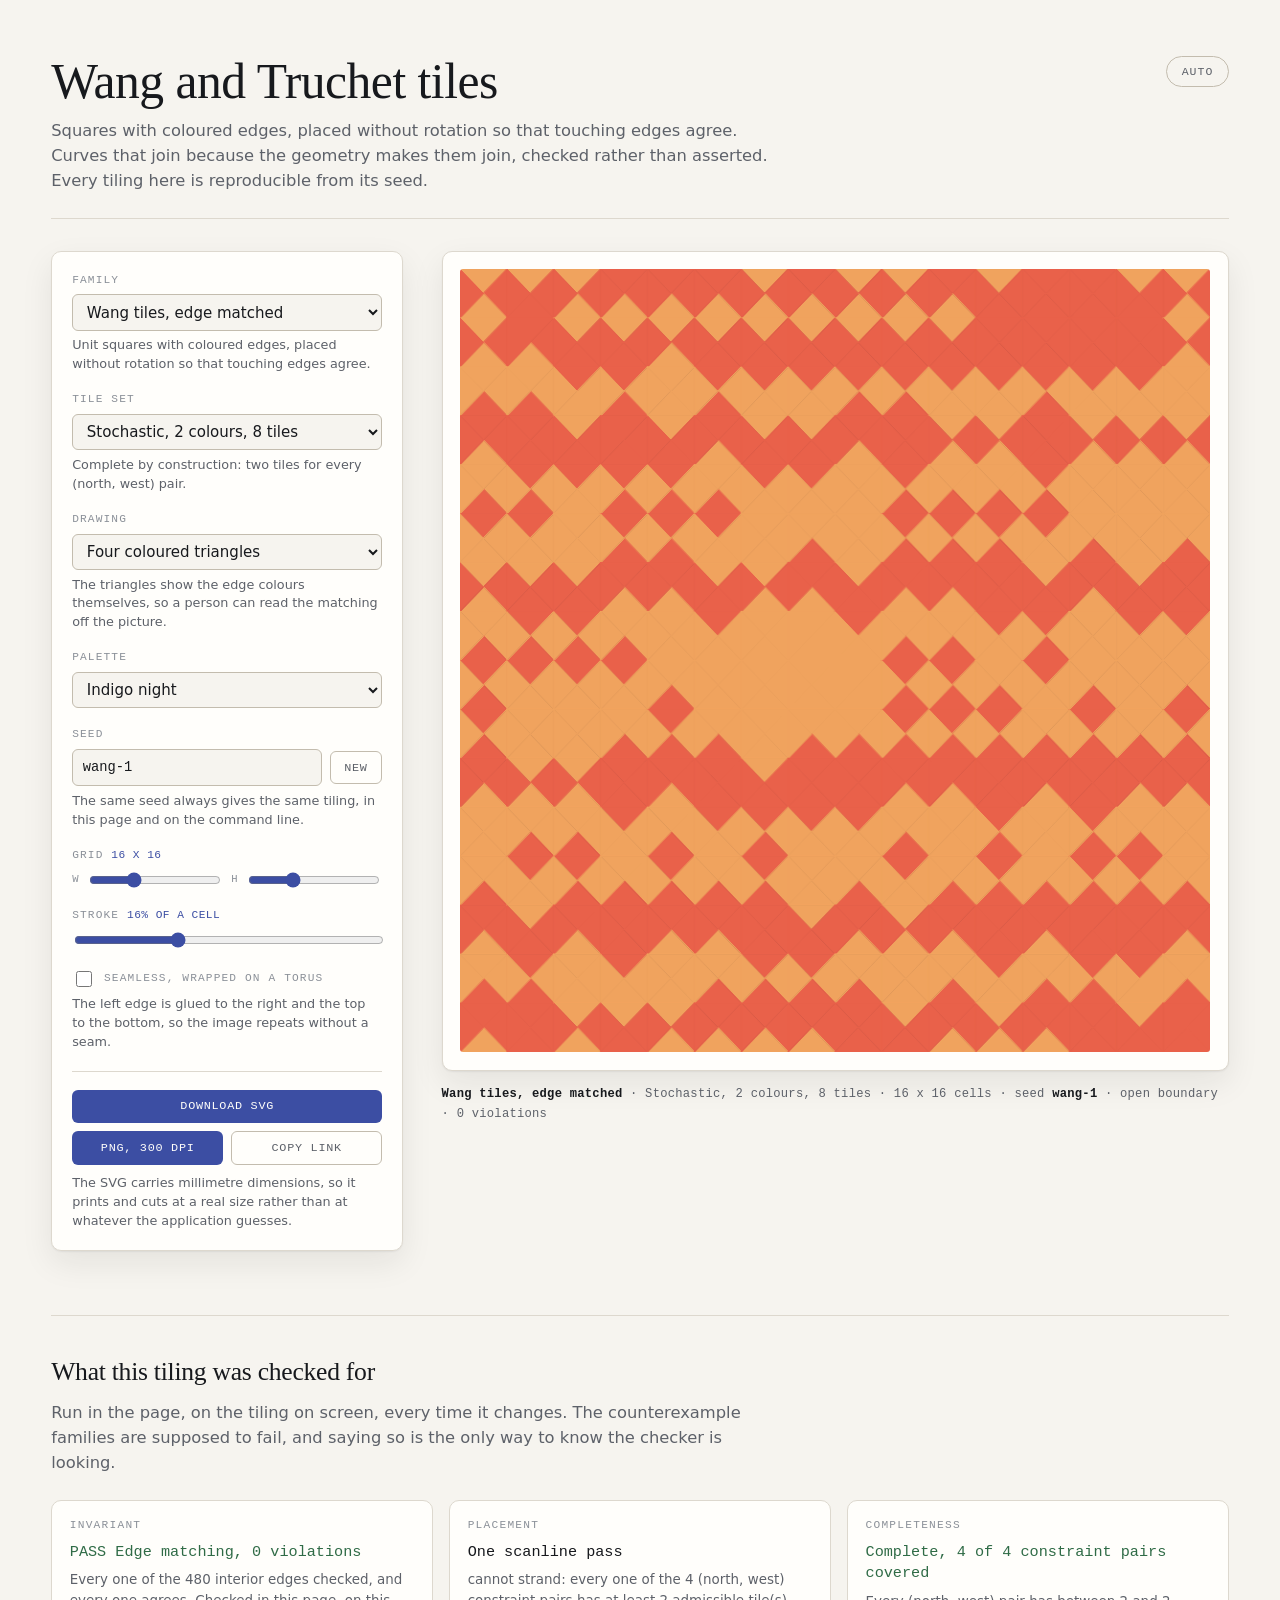
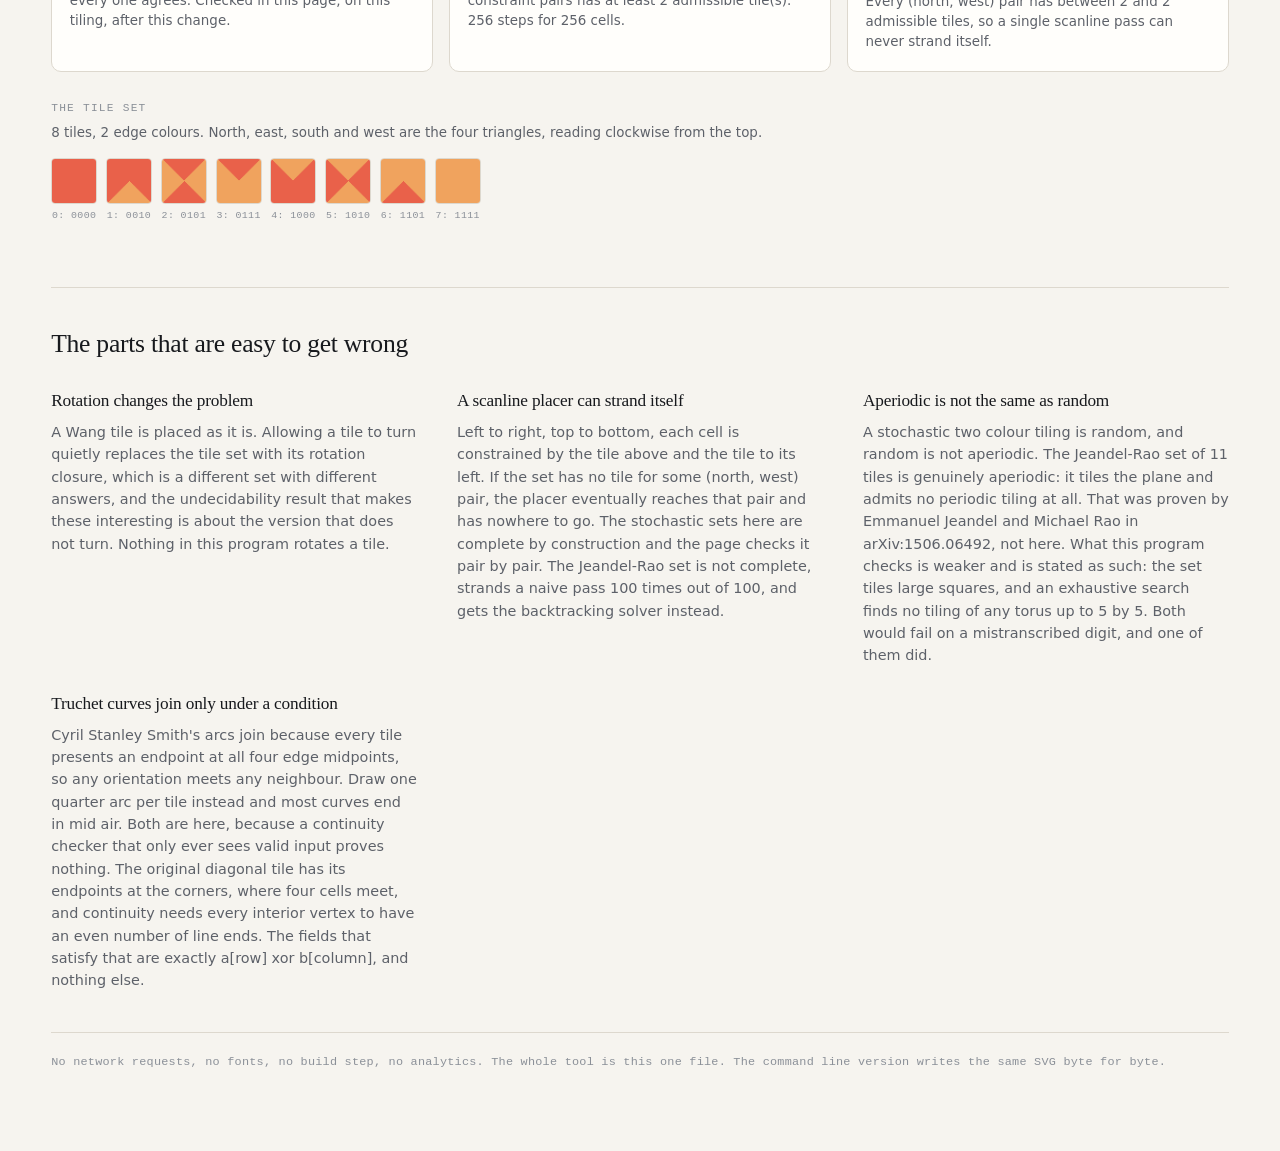
<file: docs/index.html>
<!DOCTYPE html>
<html lang="en" data-theme="auto">
<head>
<meta charset="utf-8">
<meta name="viewport" content="width=device-width, initial-scale=1">
<title>Wang and Truchet tiles</title>
<meta name="description" content="An edge-matched Wang tile and Truchet curve generator that checks its own output. Self contained, no network, deterministic from a named seed.">
<style>
/* One stylesheet, inlined into docs/index.html by scripts/build_docs.mjs.
 *
 * Themes. The page follows the operating system by default and the toggle overrides it in
 * both directions, which is why the dark rules appear twice: once under
 * prefers-color-scheme for the automatic case, and once under :root[data-theme="dark"] so an
 * explicit choice wins over the system on a machine set the other way. A page that only
 * listens to the media query has a toggle that does nothing for half its visitors. */

:root {
  --paper: #f6f4ef;
  --panel: #fffefb;
  --ink: #17191d;
  --muted: #5d6169;
  --faint: #8b9098;
  --rule: #ddd8ce;
  --rule-strong: #c3bcae;
  --accent: #3c4ea3;
  --accent-soft: #e7e9f6;
  --ok: #2f6b46;
  --bad: #a33327;
  --shadow: 0 1px 2px rgba(23, 25, 29, 0.06), 0 12px 32px rgba(23, 25, 29, 0.08);
  --mono: ui-monospace, SFMono-Regular, "SF Mono", Menlo, Consolas, "Liberation Mono", monospace;
  --sans: ui-sans-serif, system-ui, -apple-system, "Segoe UI", Roboto, Helvetica, Arial, sans-serif;
  --serif: Georgia, "Iowan Old Style", "Times New Roman", Times, serif;
  color-scheme: light;
}

@media (prefers-color-scheme: dark) {
  :root {
    --paper: #101216;
    --panel: #171a20;
    --ink: #e9e6df;
    --muted: #a2a8b3;
    --faint: #757c88;
    --rule: #272c35;
    --rule-strong: #39404c;
    --accent: #93a7ff;
    --accent-soft: #1c2233;
    --ok: #6fce9c;
    --bad: #f0837a;
    --shadow: 0 1px 2px rgba(0, 0, 0, 0.4), 0 14px 40px rgba(0, 0, 0, 0.45);
    color-scheme: dark;
  }
}

:root[data-theme="light"] {
  --paper: #f6f4ef;
  --panel: #fffefb;
  --ink: #17191d;
  --muted: #5d6169;
  --faint: #8b9098;
  --rule: #ddd8ce;
  --rule-strong: #c3bcae;
  --accent: #3c4ea3;
  --accent-soft: #e7e9f6;
  --ok: #2f6b46;
  --bad: #a33327;
  --shadow: 0 1px 2px rgba(23, 25, 29, 0.06), 0 12px 32px rgba(23, 25, 29, 0.08);
  color-scheme: light;
}

:root[data-theme="dark"] {
  --paper: #101216;
  --panel: #171a20;
  --ink: #e9e6df;
  --muted: #a2a8b3;
  --faint: #757c88;
  --rule: #272c35;
  --rule-strong: #39404c;
  --accent: #93a7ff;
  --accent-soft: #1c2233;
  --ok: #6fce9c;
  --bad: #f0837a;
  --shadow: 0 1px 2px rgba(0, 0, 0, 0.4), 0 14px 40px rgba(0, 0, 0, 0.45);
  color-scheme: dark;
}

* { box-sizing: border-box; }

/* A control that does not apply to the current family is hidden with the hidden attribute,
 * and `display: grid` on .field would otherwise beat the browser's own `[hidden]` rule, so
 * the tile set menu stayed on screen while a Truchet family was selected. */
[hidden] { display: none !important; }

body {
  margin: 0;
  padding: 0 clamp(1rem, 4vw, 3.5rem) 5rem;
  background: var(--paper);
  color: var(--ink);
  font-family: var(--sans);
  font-size: 16px;
  line-height: 1.55;
  -webkit-text-size-adjust: 100%;
}

/* Hidden by clipping rather than by left: -9999px. The off-screen idiom puts a real box a
 * long way outside the viewport, which the layout check in scripts/browser_check.mjs reports
 * as an element escaping the page, and it is right to: the check cannot tell an intentional
 * skip link from a control that has fallen off the edge, and weakening it to allow one would
 * blind it to the other. */
.skip {
  position: absolute;
  width: 1px;
  height: 1px;
  margin: -1px;
  padding: 0;
  overflow: hidden;
  clip-path: inset(50%);
  white-space: nowrap;
}
.skip:focus {
  width: auto;
  height: auto;
  margin: 0;
  padding: 0.5rem 1rem;
  clip-path: none;
  left: 0;
  top: 0;
  background: var(--accent);
  color: var(--panel);
  z-index: 10;
}

h1, h2, h3 { font-family: var(--serif); font-weight: 400; letter-spacing: -0.01em; }

.masthead {
  display: flex;
  align-items: flex-start;
  justify-content: space-between;
  gap: 2rem;
  max-width: 76rem;
  margin: 0 auto;
  padding: clamp(2rem, 5vw, 3.5rem) 0 1.5rem;
  border-bottom: 1px solid var(--rule);
}

.masthead h1 {
  margin: 0 0 0.6rem;
  font-size: clamp(2rem, 5vw, 3.1rem);
  line-height: 1.05;
}

.standfirst {
  margin: 0;
  max-width: 46rem;
  color: var(--muted);
  font-size: 1.02rem;
}

.theme-toggle {
  flex: none;
  font-family: var(--mono);
  font-size: 0.72rem;
  letter-spacing: 0.09em;
  text-transform: uppercase;
  padding: 0.5rem 0.9rem;
  border: 1px solid var(--rule-strong);
  border-radius: 999px;
  background: transparent;
  color: var(--muted);
  cursor: pointer;
}
.theme-toggle:hover { color: var(--ink); border-color: var(--ink); }

main {
  display: grid;
  grid-template-columns: minmax(19rem, 22rem) minmax(0, 1fr);
  gap: clamp(1.5rem, 3vw, 3rem);
  align-items: start;
  max-width: 76rem;
  margin: 0 auto;
  padding-top: 2rem;
}

/* ------------------------------------------------------------------ controls */

.controls {
  position: sticky;
  top: 1.5rem;
  background: var(--panel);
  border: 1px solid var(--rule);
  border-radius: 10px;
  padding: 1.25rem;
  box-shadow: var(--shadow);
}

.control-grid { display: grid; gap: 1.1rem; }

.field { display: grid; gap: 0.35rem; min-width: 0; }

.field > label,
.field.checkbox > label > span {
  font-family: var(--mono);
  font-size: 0.7rem;
  letter-spacing: 0.1em;
  text-transform: uppercase;
  color: var(--faint);
}

.field .value { color: var(--accent); letter-spacing: 0.04em; }

select, input[type="text"] {
  width: 100%;
  min-width: 0;
  font: inherit;
  font-size: 0.94rem;
  padding: 0.45rem 0.6rem;
  color: var(--ink);
  background: var(--paper);
  border: 1px solid var(--rule-strong);
  border-radius: 6px;
}

input[type="text"] { font-family: var(--mono); font-size: 0.86rem; }

select:focus-visible,
input:focus-visible,
button:focus-visible {
  outline: 2px solid var(--accent);
  outline-offset: 2px;
}

.row { display: flex; gap: 0.5rem; align-items: center; min-width: 0; }
.row > input[type="range"] { flex: 1 1 0; min-width: 0; }

input[type="range"] {
  width: 100%;
  min-width: 0;
  accent-color: var(--accent);
}

.field.checkbox > label {
  display: flex;
  align-items: center;
  gap: 0.55rem;
  cursor: pointer;
}
.field.checkbox input { accent-color: var(--accent); width: 1rem; height: 1rem; }

.hint {
  margin: 0;
  font-size: 0.8rem;
  line-height: 1.45;
  color: var(--muted);
}

.axis {
  font-family: var(--mono);
  font-size: 0.66rem;
  letter-spacing: 0.08em;
  color: var(--faint);
  flex: none;
}

.actions {
  display: grid;
  grid-template-columns: 1fr 1fr;
  gap: 0.5rem;
  margin: 1.25rem 0 0.6rem;
  padding-top: 1.1rem;
  border-top: 1px solid var(--rule);
}

.actions button:first-child { grid-column: 1 / -1; }

button {
  font-family: var(--mono);
  font-size: 0.74rem;
  letter-spacing: 0.06em;
  text-transform: uppercase;
  padding: 0.55rem 0.85rem;
  border-radius: 6px;
  border: 1px solid transparent;
  background: var(--accent);
  color: var(--panel);
  cursor: pointer;
}
/* The panel colour is the near-white of the light theme and the near-black of the dark one,
 * and the accent inverts with it, so one declaration gives a readable button in both. */
button:hover { filter: brightness(1.07); }

button.ghost {
  background: transparent;
  color: var(--muted);
  border-color: var(--rule-strong);
}
button.ghost:hover { color: var(--ink); border-color: var(--ink); filter: none; }

/* --------------------------------------------------------------------- plate */

.plate { min-width: 0; }

.plate-frame {
  background: var(--panel);
  border: 1px solid var(--rule);
  border-radius: 10px;
  padding: clamp(0.6rem, 1.5vw, 1.1rem);
  box-shadow: var(--shadow);
  overflow-x: auto;
}

canvas {
  display: block;
  width: 100%;
  height: auto;
  border-radius: 3px;
}

.caption {
  margin: 0.9rem 0 0;
  font-family: var(--mono);
  font-size: 0.76rem;
  line-height: 1.6;
  letter-spacing: 0.02em;
  color: var(--muted);
}

.caption strong { color: var(--ink); font-weight: 600; }

.plate.error .plate-frame {
  border-color: var(--bad);
  border-style: dashed;
}

/* ------------------------------------------------------------------- readout */

.readout, .notes {
  max-width: 76rem;
  margin: clamp(2.5rem, 6vw, 4rem) auto 0;
  padding-top: clamp(1.5rem, 3vw, 2.25rem);
  border-top: 1px solid var(--rule);
}

.readout h2, .notes h2 { margin: 0 0 0.5rem; font-size: 1.6rem; }

.cards {
  display: grid;
  grid-template-columns: repeat(auto-fit, minmax(15rem, 1fr));
  gap: 1rem;
  margin-top: 1.5rem;
}

.card {
  background: var(--panel);
  border: 1px solid var(--rule);
  border-radius: 10px;
  padding: 1rem 1.1rem 1.2rem;
}

.card h3 {
  margin: 0 0 0.5rem;
  font-family: var(--mono);
  font-size: 0.7rem;
  letter-spacing: 0.11em;
  text-transform: uppercase;
  color: var(--faint);
}

.verdict {
  margin: 0 0 0.45rem;
  font-family: var(--mono);
  font-size: 0.95rem;
  line-height: 1.4;
}
.verdict.pass { color: var(--ok); }
.verdict.fail { color: var(--bad); }

.detail {
  margin: 0;
  font-size: 0.84rem;
  line-height: 1.5;
  color: var(--muted);
}

.inspector { margin-top: 1.75rem; }
.inspector h3 {
  margin: 0 0 0.35rem;
  font-family: var(--mono);
  font-size: 0.7rem;
  letter-spacing: 0.11em;
  text-transform: uppercase;
  color: var(--faint);
}

.tiles {
  display: flex;
  flex-wrap: wrap;
  gap: 0.55rem;
  margin-top: 0.9rem;
}

.tiles figure {
  margin: 0;
  display: grid;
  gap: 0.25rem;
  justify-items: center;
}

.tiles canvas {
  width: 46px;
  height: 46px;
  border-radius: 4px;
  border: 1px solid var(--rule);
}

.tiles figcaption {
  font-family: var(--mono);
  font-size: 0.62rem;
  letter-spacing: 0.04em;
  color: var(--faint);
}

/* --------------------------------------------------------------------- notes */

.note-grid {
  display: grid;
  grid-template-columns: repeat(auto-fit, minmax(18rem, 1fr));
  gap: 1.5rem 2.5rem;
  margin-top: 1.5rem;
}

.note-grid h3 { margin: 0 0 0.4rem; font-size: 1.08rem; }
.note-grid p { margin: 0; color: var(--muted); font-size: 0.9rem; }

.colophon {
  margin: 2.5rem 0 0;
  padding-top: 1.25rem;
  border-top: 1px solid var(--rule);
  font-family: var(--mono);
  font-size: 0.74rem;
  letter-spacing: 0.02em;
  color: var(--faint);
}

@media (max-width: 900px) {
  main { grid-template-columns: minmax(0, 1fr); }
  .controls { position: static; }
  .plate { order: -1; }
}
</style>
</head>
<body>
<a class="skip" href="#plate">Skip to the tiling</a>

<header class="masthead">
  <div class="masthead-text">
    <h1>Wang and Truchet tiles</h1>
    <p class="standfirst">Squares with coloured edges, placed without rotation so that
    touching edges agree. Curves that join because the geometry makes them join, checked
    rather than asserted. Every tiling here is reproducible from its seed.</p>
  </div>
  <button id="theme-toggle" class="theme-toggle" type="button" aria-live="polite">
    <span id="theme-label">Auto</span>
  </button>
</header>

<main>
  <section class="controls" aria-label="Controls">
    <div class="control-grid">
      <div class="field">
        <label for="family">Family</label>
        <select id="family"></select>
        <p class="hint" id="family-note"></p>
      </div>

      <div class="field" id="set-field">
        <label for="set">Tile set</label>
        <select id="set"></select>
        <p class="hint" id="set-note"></p>
      </div>

      <div class="field" id="style-field">
        <label for="style">Drawing</label>
        <select id="style">
          <option value="triangles">Four coloured triangles</option>
          <option value="arcs">Smith arcs, one orientation per tile</option>
        </select>
        <p class="hint">The triangles show the edge colours themselves, so a person can read
        the matching off the picture.</p>
      </div>

      <div class="field">
        <label for="palette">Palette</label>
        <select id="palette"></select>
      </div>

      <div class="field">
        <label for="seed">Seed</label>
        <div class="row">
          <input id="seed" type="text" spellcheck="false" autocomplete="off">
          <button id="shuffle" type="button" class="ghost">New</button>
        </div>
        <p class="hint">The same seed always gives the same tiling, in this page and on the
        command line.</p>
      </div>

      <div class="field">
        <label for="width">Grid <span class="value" id="grid-value"></span></label>
        <div class="row">
          <span class="axis" aria-hidden="true">W</span>
          <input id="width" type="range" min="1" max="48" step="1" aria-label="Cells across">
          <span class="axis" aria-hidden="true">H</span>
          <input id="height" type="range" min="1" max="48" step="1" aria-label="Cells down">
        </div>
      </div>

      <div class="field" id="bands-field">
        <label for="bands">Bands per corner <span class="value" id="bands-value"></span></label>
        <input id="bands" type="range" min="1" max="7" step="1">
      </div>

      <div class="field" id="weight-field">
        <label for="weight">Stroke <span class="value" id="weight-value"></span></label>
        <input id="weight" type="range" min="2" max="45" step="1">
      </div>

      <div class="field checkbox">
        <label for="torus">
          <input id="torus" type="checkbox">
          <span>Seamless, wrapped on a torus</span>
        </label>
        <p class="hint">The left edge is glued to the right and the top to the bottom, so the
        image repeats without a seam.</p>
      </div>
    </div>

    <div class="actions">
      <button id="download-svg" type="button">Download SVG</button>
      <button id="download-png" type="button">PNG, 300 dpi</button>
      <button id="copy-link" type="button" class="ghost">Copy link</button>
    </div>
    <p class="hint" id="export-note">The SVG carries millimetre dimensions, so it prints and
    cuts at a real size rather than at whatever the application guesses.</p>
  </section>

  <section class="plate" id="plate" aria-label="The tiling">
    <div class="plate-frame">
      <canvas id="canvas" width="16" height="16"></canvas>
    </div>
    <p class="caption" id="caption"></p>
  </section>
</main>

<section class="readout" aria-label="What the generator checked">
  <div class="readout-head">
    <h2>What this tiling was checked for</h2>
    <p class="standfirst">Run in the page, on the tiling on screen, every time it changes.
    The counterexample families are supposed to fail, and saying so is the only way to know
    the checker is looking.</p>
  </div>
  <div class="cards">
    <article class="card" id="card-invariant">
      <h3>Invariant</h3>
      <p class="verdict" id="invariant-verdict"></p>
      <p class="detail" id="invariant-detail"></p>
    </article>
    <article class="card">
      <h3>Placement</h3>
      <p class="verdict" id="placement-verdict"></p>
      <p class="detail" id="placement-detail"></p>
    </article>
    <article class="card">
      <h3>Completeness</h3>
      <p class="verdict" id="completeness-verdict"></p>
      <p class="detail" id="completeness-detail"></p>
    </article>
  </div>
  <div class="inspector" id="inspector">
    <h3>The tile set</h3>
    <p class="detail" id="inspector-note"></p>
    <div class="tiles" id="tiles"></div>
  </div>
</section>

<section class="notes">
  <h2>The parts that are easy to get wrong</h2>
  <div class="note-grid">
    <article>
      <h3>Rotation changes the problem</h3>
      <p>A Wang tile is placed as it is. Allowing a tile to turn quietly replaces the tile set
      with its rotation closure, which is a different set with different answers, and the
      undecidability result that makes these interesting is about the version that does not
      turn. Nothing in this program rotates a tile.</p>
    </article>
    <article>
      <h3>A scanline placer can strand itself</h3>
      <p>Left to right, top to bottom, each cell is constrained by the tile above and the tile
      to its left. If the set has no tile for some (north, west) pair, the placer eventually
      reaches that pair and has nowhere to go. The stochastic sets here are complete by
      construction and the page checks it pair by pair. The Jeandel-Rao set is not complete,
      strands a naive pass 100 times out of 100, and gets the backtracking solver instead.</p>
    </article>
    <article>
      <h3>Aperiodic is not the same as random</h3>
      <p>A stochastic two colour tiling is random, and random is not aperiodic. The
      Jeandel-Rao set of 11 tiles is genuinely aperiodic: it tiles the plane and admits no
      periodic tiling at all. That was proven by Emmanuel Jeandel and Michael Rao in
      arXiv:1506.06492, not here. What this program checks is weaker and is stated as such:
      the set tiles large squares, and an exhaustive search finds no tiling of any torus up to
      5 by 5. Both would fail on a mistranscribed digit, and one of them did.</p>
    </article>
    <article>
      <h3>Truchet curves join only under a condition</h3>
      <p>Cyril Stanley Smith's arcs join because every tile presents an endpoint at all four
      edge midpoints, so any orientation meets any neighbour. Draw one quarter arc per tile
      instead and most curves end in mid air. Both are here, because a continuity checker that
      only ever sees valid input proves nothing. The original diagonal tile has its endpoints
      at the corners, where four cells meet, and continuity needs every interior vertex to
      have an even number of line ends. The fields that satisfy that are exactly
      a[row] xor b[column], and nothing else.</p>
    </article>
  </div>
  <p class="colophon">No network requests, no fonts, no build step, no analytics. The whole
  tool is this one file. The command line version writes the same SVG byte for byte.</p>
</section>

<script type="module">
/* ---- src/rng.mjs ---- */
// A small deterministic PRNG, seeded from a string.
//
// Determinism is a product requirement here, not a convenience. A named seed has to
// reproduce a tiling exactly, in Node and in the browser, today and next year, because
// that is what makes an output shareable and what makes the tests meaningful. So this
// uses an explicit algorithm with 32 bit arithmetic rather than Math.random, and never
// touches Date, crypto, or any other ambient source.
//
// cyrb128 spreads a string into four 32 bit words; sfc32 is the generator. Both are
// public domain constructions widely used for exactly this purpose.

function cyrb128(str) {
  let h1 = 1779033703, h2 = 3144134277, h3 = 1013904242, h4 = 2773480762;
  for (let i = 0; i < str.length; i++) {
    const k = str.charCodeAt(i);
    h1 = h2 ^ Math.imul(h1 ^ k, 597399067);
    h2 = h3 ^ Math.imul(h2 ^ k, 2869860233);
    h3 = h4 ^ Math.imul(h3 ^ k, 951274213);
    h4 = h1 ^ Math.imul(h4 ^ k, 2716044179);
  }
  h1 = Math.imul(h3 ^ (h1 >>> 18), 597399067);
  h2 = Math.imul(h4 ^ (h2 >>> 22), 2869860233);
  h3 = Math.imul(h1 ^ (h3 >>> 17), 951274213);
  h4 = Math.imul(h2 ^ (h4 >>> 19), 2716044179);
  return [(h1 ^ h2 ^ h3 ^ h4) >>> 0, (h2 ^ h1) >>> 0, (h3 ^ h1) >>> 0, (h4 ^ h1) >>> 0];
}

function makeRng(seed) {
  const [a0, b0, c0, d0] = cyrb128(String(seed));
  let a = a0, b = b0, c = c0, d = d0;

  // sfc32. Returns a float in [0, 1).
  function next() {
    a >>>= 0; b >>>= 0; c >>>= 0; d >>>= 0;
    let t = (a + b) | 0;
    a = b ^ (b >>> 9);
    b = (c + (c << 3)) | 0;
    c = (c << 21) | (c >>> 11);
    d = (d + 1) | 0;
    t = (t + d) | 0;
    c = (c + t) | 0;
    return (t >>> 0) / 4294967296;
  }

  // Rejection sampling rather than a modulo, so every value of n is uniform. A modulo
  // biases the low outcomes, which for a 3 colour tile set is visible in the output.
  function int(n) {
    if (n <= 0) throw new Error(`int(${n}) needs a positive bound`);
    const limit = Math.floor(4294967296 / n) * n;
    for (;;) {
      const raw = Math.floor(next() * 4294967296);
      if (raw < limit) return raw % n;
    }
  }

  return {
    next,
    int,
    pick(items) { return items[int(items.length)]; },
    shuffle(items) {
      const out = items.slice();
      for (let i = out.length - 1; i > 0; i--) {
        const j = int(i + 1);
        [out[i], out[j]] = [out[j], out[i]];
      }
      return out;
    },
  };
}

/* ---- src/wang.mjs ---- */
// Edge-coloured Wang tiles: the tile sets, the completeness invariant, and the placers.
//
// A Wang tile is a unit square whose four edges carry colours. Tiles are placed on a grid
// without rotation and without reflection, and two tiles may sit side by side only if the
// colours on the edge they share are equal. Allowing rotation is a different problem with
// different answers, so nothing here ever rotates a tile.
//
// The property that makes a set usable for scanline placement is completeness: for every
// pair (a, b) where a is the south colour of some tile and b is the east colour of some
// tile, the set must contain at least one tile with north = a and west = b. Those are
// exactly the constraints a left-to-right, top-to-bottom placer can meet, so a complete set
// never strands the placer, and an incomplete one eventually will. `completenessReport`
// checks that pair by pair, and the test suite asserts it.
//
// The Jeandel-Rao set is deliberately not complete. It is aperiodic, which means it tiles
// the plane but admits no periodic tiling at all, and no scanline placer can handle it. It
// gets the backtracking solver instead.

const DIRS = ['n', 'e', 's', 'w'];

function tile(n, e, s, w) {
  return { n, e, s, w };
}

// ---------------------------------------------------------------- tile set construction

/** Every tile over `colours` colours: colours^4 of them. Trivially complete. */
function fullSet(colours) {
  const tiles = [];
  for (let n = 0; n < colours; n++)
    for (let e = 0; e < colours; e++)
      for (let s = 0; s < colours; s++)
        for (let w = 0; w < colours; w++)
          tiles.push(tile(n, e, s, w));
  return tiles;
}

/**
 * A reduced complete set: colours^2 * choices tiles, with exactly `choices` tiles for
 * every (north, west) constraint pair.
 *
 * This is the shape used for stochastic texture tiling, where the point is to have enough
 * freedom at each step to avoid visible repetition without carrying the whole colours^4
 * set. With 2 colours and 2 choices it is the familiar 8 tile set.
 */
function reducedCompleteSet(colours, choices) {
  const combos = [];
  for (let e = 0; e < colours; e++)
    for (let s = 0; s < colours; s++)
      combos.push([e, s]);
  if (choices < 1 || choices > combos.length) {
    throw new Error(`choices must be between 1 and ${combos.length} for ${colours} colours`);
  }
  const tiles = [];
  let pair = 0;
  for (let n = 0; n < colours; n++) {
    for (let w = 0; w < colours; w++) {
      for (let k = 0; k < choices; k++) {
        const [e, s] = combos[(pair * choices + k) % combos.length];
        tiles.push(tile(n, e, s, w));
      }
      pair++;
    }
  }
  return tiles;
}

/**
 * The Jeandel-Rao aperiodic set of 11 Wang tiles.
 *
 * Source: Emmanuel Jeandel and Michael Rao, "An aperiodic set of 11 Wang tiles",
 * arXiv:1506.06492. The numbers below are transcribed from Sebastien Labbe's `slabbe`
 * documentation (labri.fr/perso/slabbe/docs/0.7/wang_tiles.html), which gives each tile as
 * (right, top, left, bottom).
 *
 * Aperiodicity was proven by Jeandel and Rao, not here. What this project verifies
 * computationally is weaker and is stated as such: the set tiles large squares, and it
 * admits no tiling of any torus up to a bound the tests search exhaustively. Both are
 * necessary conditions for aperiodicity, and both would fail on a mistranscription. An
 * earlier draft of this file had one digit wrong and the 12x12 search proved unsatisfiable,
 * which is how the error was found.
 */
function jeandelRaoSet() {
  const raw = [
    [2, 4, 2, 1], [2, 2, 2, 0], [1, 1, 3, 1], [1, 2, 3, 2], [3, 1, 3, 3], [0, 1, 3, 1],
    [0, 0, 0, 1], [3, 1, 0, 2], [0, 2, 1, 2], [1, 2, 1, 4], [3, 3, 1, 2],
  ];
  return raw.map(([right, top, left, bottom]) => tile(top, right, bottom, left));
}

const TILE_SETS = {
  'stochastic-2': {
    label: 'Stochastic, 2 colours, 8 tiles',
    build: () => reducedCompleteSet(2, 2),
    note: 'Complete by construction: two tiles for every (north, west) pair.',
  },
  'stochastic-3': {
    label: 'Stochastic, 3 colours, 18 tiles',
    build: () => reducedCompleteSet(3, 2),
    note: 'Complete by construction: two tiles for every (north, west) pair.',
  },
  'stochastic-4': {
    label: 'Stochastic, 4 colours, 48 tiles',
    build: () => reducedCompleteSet(4, 3),
    note: 'Complete by construction: three tiles for every (north, west) pair.',
  },
  'full-2': {
    label: 'Full, 2 colours, 16 tiles',
    build: () => fullSet(2),
    note: 'Every tile over 2 colours. Any assignment of edge colours is realisable, '
      + 'so seamless wrapping needs no search.',
  },
  'full-3': {
    label: 'Full, 3 colours, 81 tiles',
    build: () => fullSet(3),
    note: 'Every tile over 3 colours. Any assignment of edge colours is realisable.',
  },
  'jeandel-rao': {
    label: 'Jeandel-Rao, 11 tiles, aperiodic',
    build: jeandelRaoSet,
    note: 'Aperiodic, proven by Jeandel and Rao (arXiv:1506.06492). Not complete, so it '
      + 'needs the backtracking solver, and it admits no seamless wrap because it admits '
      + 'no periodic tiling at all.',
  },
};

function buildTileSet(name) {
  const entry = TILE_SETS[name];
  if (!entry) {
    throw new Error(`unknown tile set ${JSON.stringify(name)}; `
      + `known sets are ${Object.keys(TILE_SETS).join(', ')}`);
  }
  const tiles = entry.build();
  return { name, label: entry.label, note: entry.note, tiles };
}

// ------------------------------------------------------------------------ completeness

function alphabet(tiles, dir) {
  return [...new Set(tiles.map((t) => t[dir]))].sort((a, b) => a - b);
}

/**
 * Check the invariant a scanline placer depends on, pair by pair.
 *
 * The constraint a placer meets at an interior cell is (north = south colour of the tile
 * above, west = east colour of the tile to the left). So the pairs that can arise are
 * exactly southAlphabet x eastAlphabet, and the set is complete when every one of them has
 * a tile. Reporting the minimum count as well as the boolean matters: a set with exactly
 * one tile per pair is complete but produces a single forced tiling, which is not what
 * anyone wants from a stochastic set.
 */
function completenessReport(tiles) {
  const norths = alphabet(tiles, 's');
  const wests = alphabet(tiles, 'e');
  const counts = [];
  const missing = [];
  for (const n of norths) {
    for (const w of wests) {
      const count = tiles.filter((t) => t.n === n && t.w === w).length;
      counts.push({ north: n, west: w, count });
      if (count === 0) missing.push({ north: n, west: w });
    }
  }
  return {
    complete: missing.length === 0,
    pairs: counts.length,
    missing,
    minChoices: counts.length ? Math.min(...counts.map((c) => c.count)) : 0,
    maxChoices: counts.length ? Math.max(...counts.map((c) => c.count)) : 0,
    northAlphabet: norths,
    westAlphabet: wests,
    alphabets: Object.fromEntries(DIRS.map((d) => [d, alphabet(tiles, d)])),
  };
}

// ----------------------------------------------------------------------------- placers

function emptyGrid(width, height) {
  return new Int32Array(width * height).fill(-1);
}

/**
 * Left to right, top to bottom, one pass, no backtracking.
 *
 * On a complete set this cannot fail, and it throws rather than degrading if it somehow
 * does, because a placer that quietly leaves a hole produces output that looks fine at a
 * glance and violates the whole point of the exercise. On an incomplete set it will strand
 * itself, and `naiveScanlineTrial` exists to measure how often.
 */
function placeScanline(tiles, width, height, rng) {
  const grid = emptyGrid(width, height);
  for (let r = 0; r < height; r++) {
    for (let c = 0; c < width; c++) {
      const north = r > 0 ? tiles[grid[(r - 1) * width + c]].s : null;
      const west = c > 0 ? tiles[grid[r * width + (c - 1)]].e : null;
      const options = [];
      for (let i = 0; i < tiles.length; i++) {
        if (north !== null && tiles[i].n !== north) continue;
        if (west !== null && tiles[i].w !== west) continue;
        options.push(i);
      }
      if (options.length === 0) {
        throw new Error(`scanline stranded at row ${r} column ${c} with north=${north} `
          + `west=${west}; this tile set is not complete, use the backtracking solver`);
      }
      grid[r * width + c] = options[rng.int(options.length)];
    }
  }
  return grid;
}

/**
 * One scanline attempt that reports failure instead of throwing.
 *
 * Used to put a number on what happens when you point a naive placer at a set that does not
 * guarantee it can be placed. The answer for the Jeandel-Rao set is that it strands almost
 * immediately, and the README quotes the measurement rather than an adjective.
 */
function naiveScanlineTrial(tiles, width, height, rng) {
  const grid = emptyGrid(width, height);
  for (let r = 0; r < height; r++) {
    for (let c = 0; c < width; c++) {
      const north = r > 0 ? tiles[grid[(r - 1) * width + c]].s : null;
      const west = c > 0 ? tiles[grid[r * width + (c - 1)]].e : null;
      const options = [];
      for (let i = 0; i < tiles.length; i++) {
        if (north !== null && tiles[i].n !== north) continue;
        if (west !== null && tiles[i].w !== west) continue;
        options.push(i);
      }
      if (options.length === 0) {
        return { ok: false, placed: r * width + c, row: r, column: c };
      }
      grid[r * width + c] = options[rng.int(options.length)];
    }
  }
  return { ok: true, placed: width * height, grid };
}

/**
 * Place a full colours^4 set by choosing the edge colours directly.
 *
 * For a full set every combination of four edge colours is a tile, so the grid of edge
 * colours can be chosen freely and the tiles read off afterwards. That makes seamless
 * wrapping exact and free: identify the last edge row with the first and the last edge
 * column with the first, and the tiling meets itself. No search, no failure mode.
 */
function placeByEdges(tiles, width, height, rng, { torus = false } = {}) {
  const palette = alphabet(tiles, 'n');
  const size = palette.length;
  if (tiles.length !== size ** 4) {
    throw new Error(`placeByEdges needs a full set of ${size ** 4} tiles, got ${tiles.length}`);
  }
  const index = new Map();
  for (let i = 0; i < tiles.length; i++) {
    const t = tiles[i];
    index.set(`${t.n},${t.e},${t.s},${t.w}`, i);
  }
  // horizontal[r][c] is the colour of the horizontal edge above row r, for r in 0..height.
  const horizontal = [];
  for (let r = 0; r <= height; r++) {
    if (torus && r === height) { horizontal.push(horizontal[0].slice()); continue; }
    horizontal.push(Array.from({ length: width }, () => palette[rng.int(size)]));
  }
  // vertical[r][c] is the colour of the vertical edge left of column c, for c in 0..width.
  const vertical = [];
  for (let r = 0; r < height; r++) {
    const row = Array.from({ length: width + 1 }, () => palette[rng.int(size)]);
    if (torus) row[width] = row[0];
    vertical.push(row);
  }
  const grid = emptyGrid(width, height);
  for (let r = 0; r < height; r++) {
    for (let c = 0; c < width; c++) {
      const key = `${horizontal[r][c]},${vertical[r][c + 1]},${horizontal[r + 1][c]},${vertical[r][c]}`;
      const found = index.get(key);
      if (found === undefined) throw new Error(`full set is missing tile ${key}`);
      grid[r * width + c] = found;
    }
  }
  return grid;
}

// ------------------------------------------------------- propagating backtracking solver

/**
 * Arc-consistent domains plus minimum-remaining-values backtracking.
 *
 * Needed for any set that is not complete, and for seamless wrapping of a set that is
 * complete but not full. The search is exhaustive within a step budget, so a result of
 * `unsat` means the solver looked everywhere and there is genuinely no tiling, while
 * `capped` means it ran out of budget and knows nothing. Collapsing those two into one
 * "no" would be the silent-failure pattern: the aperiodicity evidence in the test suite
 * depends on `unsat` meaning proven.
 */
function solveConstrained(tiles, width, height, rng, options = {}) {
  const { torus = false, maxSteps = 200000 } = options;
  const count = tiles.length;
  const words = Math.ceil(count / 32);
  const cells = width * height;

  // compat[dir] maps a tile index to the bitset of tiles allowed in that direction.
  const right = new Uint32Array(count * words);
  const left = new Uint32Array(count * words);
  const down = new Uint32Array(count * words);
  const up = new Uint32Array(count * words);
  for (let i = 0; i < count; i++) {
    for (let j = 0; j < count; j++) {
      if (tiles[i].e === tiles[j].w) {
        right[i * words + (j >> 5)] |= 1 << (j & 31);
        left[j * words + (i >> 5)] |= 1 << (i & 31);
      }
      if (tiles[i].s === tiles[j].n) {
        down[i * words + (j >> 5)] |= 1 << (j & 31);
        up[j * words + (i >> 5)] |= 1 << (i & 31);
      }
    }
  }

  // A torus one cell wide wraps a tile onto itself, which is a unary constraint rather than
  // a binary one: the tile's east edge must equal its own west edge. Arc consistency between
  // distinct cells never sees it, so it is applied to the starting domains instead. Leaving
  // it out made the 1xN and Nx1 torus searches vacuously satisfiable, which in turn made the
  // aperiodicity evidence report nine periodic tilings that do not exist.
  const selfAllowed = (i) => {
    if (torus && width === 1 && tiles[i].e !== tiles[i].w) return false;
    if (torus && height === 1 && tiles[i].s !== tiles[i].n) return false;
    return true;
  };
  const fullMask = new Uint32Array(words);
  for (let i = 0; i < count; i++) {
    if (selfAllowed(i)) fullMask[i >> 5] |= 1 << (i & 31);
  }
  if (fullMask.every((word) => word === 0)) {
    return { status: 'unsat', steps: 0, grid: null };
  }

  const neighbours = (k) => {
    const r = (k / width) | 0;
    const c = k % width;
    const out = [];
    if (c + 1 < width) out.push([k + 1, right]);
    else if (torus && width > 1) out.push([r * width, right]);
    if (c > 0) out.push([k - 1, left]);
    else if (torus && width > 1) out.push([r * width + width - 1, left]);
    if (r + 1 < height) out.push([k + width, down]);
    else if (torus && height > 1) out.push([c, down]);
    if (r > 0) out.push([k - width, up]);
    else if (torus && height > 1) out.push([(height - 1) * width + c, up]);
    return out;
  };
  const neighbourCache = Array.from({ length: cells }, (_, k) => neighbours(k));

  function propagate(dom, seeds) {
    const queue = seeds.slice();
    const allowed = new Uint32Array(words);
    while (queue.length) {
      const k = queue.pop();
      for (const [m, table] of neighbourCache[k]) {
        allowed.fill(0);
        for (let word = 0; word < words; word++) {
          let bits = dom[k * words + word];
          while (bits) {
            const bit = bits & -bits;
            const i = (word << 5) + (31 - Math.clz32(bit >>> 0));
            bits ^= bit;
            for (let x = 0; x < words; x++) allowed[x] |= table[i * words + x];
          }
        }
        let changed = false;
        let empty = true;
        for (let x = 0; x < words; x++) {
          const before = dom[m * words + x];
          const after = before & allowed[x];
          if (after !== before) { dom[m * words + x] = after; changed = true; }
          if (after !== 0) empty = false;
        }
        if (empty) return false;
        if (changed) queue.push(m);
      }
    }
    return true;
  }

  const popcount = (dom, k) => {
    let total = 0;
    for (let x = 0; x < words; x++) {
      let v = dom[k * words + x];
      v -= (v >>> 1) & 0x55555555;
      v = (v & 0x33333333) + ((v >>> 2) & 0x33333333);
      total += (((v + (v >>> 4)) & 0x0f0f0f0f) * 0x01010101) >>> 24;
    }
    return total;
  };

  const domain = new Uint32Array(cells * words);
  for (let k = 0; k < cells; k++) domain.set(fullMask, k * words);

  let steps = 0;
  let capped = false;

  function search(dom) {
    if (steps >= maxSteps) { capped = true; return null; }
    steps++;
    let best = -1;
    let bestCount = Infinity;
    for (let k = 0; k < cells; k++) {
      const n = popcount(dom, k);
      if (n > 1 && n < bestCount) { bestCount = n; best = k; }
    }
    if (best < 0) return dom;
    const options = [];
    for (let i = 0; i < count; i++) {
      if (dom[best * words + (i >> 5)] & (1 << (i & 31))) options.push(i);
    }
    for (const i of rng.shuffle(options)) {
      const next = dom.slice();
      next.fill(0, best * words, best * words + words);
      next[best * words + (i >> 5)] = 1 << (i & 31);
      if (propagate(next, [best])) {
        const result = search(next);
        if (result) return result;
      }
      if (capped) return null;
    }
    return null;
  }

  const seeds = Array.from({ length: cells }, (_, k) => k);
  if (!propagate(domain, seeds)) {
    return { status: 'unsat', steps: 0, grid: null };
  }
  const solved = search(domain);
  if (solved) {
    const grid = emptyGrid(width, height);
    for (let k = 0; k < cells; k++) {
      for (let i = 0; i < count; i++) {
        if (solved[k * words + (i >> 5)] & (1 << (i & 31))) { grid[k] = i; break; }
      }
    }
    return { status: 'sat', steps, grid };
  }
  return { status: capped ? 'capped' : 'unsat', steps, grid: null };
}

// ------------------------------------------------------------------- the matching check

/**
 * Every interior edge must have the same colour on both sides.
 *
 * Returns the list of violations rather than a boolean, so a caller can say what broke.
 * On a torus the wrap edges are interior too, which is exactly what makes the output
 * seamless, so they are checked the same way.
 */
function checkEdgeMatching(tiles, grid, width, height, { torus = false } = {}) {
  const violations = [];
  const at = (r, c) => tiles[grid[r * width + c]];
  for (let r = 0; r < height; r++) {
    for (let c = 0; c < width; c++) {
      const here = at(r, c);
      if (here === undefined) {
        violations.push({ row: r, column: c, edge: 'cell', detail: 'no tile placed' });
        continue;
      }
      // On a torus one cell wide the east edge is glued to the west edge of the same tile.
      // The neighbour comparison below cannot express that, so it is checked here. The
      // solver applies the same constraint when it searches; without this the checker would
      // agree with a solver that had dropped it.
      if (torus && width === 1 && here.e !== here.w) {
        violations.push({
          row: r, column: c, edge: 'east',
          detail: `one cell wide on a torus: east ${here.e} against its own west ${here.w}`,
        });
      }
      if (torus && height === 1 && here.s !== here.n) {
        violations.push({
          row: r, column: c, edge: 'south',
          detail: `one cell tall on a torus: south ${here.s} against its own north ${here.n}`,
        });
      }
      const hasEast = c + 1 < width || (torus && width > 1);
      if (hasEast) {
        const other = at(r, (c + 1) % width);
        if (here.e !== other.w) {
          violations.push({
            row: r, column: c, edge: 'east',
            detail: `east ${here.e} against west ${other.w}`,
          });
        }
      }
      const hasSouth = r + 1 < height || (torus && height > 1);
      if (hasSouth) {
        const other = at((r + 1) % height, c);
        if (here.s !== other.n) {
          violations.push({
            row: r, column: c, edge: 'south',
            detail: `south ${here.s} against north ${other.n}`,
          });
        }
      }
    }
  }
  return violations;
}

/* ---- src/truchet.mjs ---- */
// Truchet tiles: the arc family, the diagonal family, and what continuity actually costs.
//
// Two families live here and they behave very differently, which is the interesting part.
//
// SMITH ARCS. Cyril Stanley Smith's 1987 variant of Truchet's tile draws two quarter arcs
// of radius 1/2 centred on opposite corners. In orientation 0 the centres are north-west
// and south-east; in orientation 1 they are north-east and south-west. Either way the four
// arc endpoints land on the midpoints of all four edges. Every tile therefore presents a
// curve endpoint at every edge, so any orientation meets any neighbour and continuity is
// structural. Random placement is safe.
//
// A QUARTER ARC PER TILE is the version that does not work, and it is the usual bug. One
// arc in a randomly chosen corner touches only two of the four edges, so a neighbour that
// offers an endpoint on the shared edge frequently meets one that does not, and the curves
// end in mid air. `freeQuarterArcField` builds exactly that, on purpose, so the continuity
// checker has something it must reject. A checker that only ever sees valid input proves
// nothing.
//
// DIAGONALS. Truchet's original tile is split by a diagonal, and here the endpoints sit at
// the corners rather than the edge midpoints. Four cells meet at every interior vertex, and
// each contributes an endpoint there or not:
//
//   degree = (1 - x[r-1][c-1]) + x[r-1][c] + x[r][c-1] + (1 - x[r][c])
//
// writing x = 1 for the south-west to north-east diagonal. An odd degree leaves a line
// ending in mid air, so continuity requires every interior vertex to be even, which reduces
// to the xor of every 2x2 block of the field being zero. That has a complete and rather
// pretty solution: x[r][c] = a[r] xor b[c] for a row vector a and a column vector b, and
// nothing else. The count agrees, 2^(H+W-1) configurations for both, and
// `enumerateValidDiagonalFields` checks it exhaustively on small grids in the test suite.
//
// So unconstrained random diagonals are broken almost everywhere, and the fix is not a
// repair pass. The valid configurations form a thin, highly structured subset of all of
// them, and generating from a and b lands inside it by construction. It also makes the
// seamless case free, since a and b wrap with no extra condition.

const ARC_ORIENTATIONS = 2;

/** Smith arcs. Any orientation meets any neighbour, so this needs no constraint at all. */
function arcField(width, height, rng) {
  const field = new Uint8Array(width * height);
  for (let i = 0; i < field.length; i++) field[i] = rng.int(ARC_ORIENTATIONS);
  return field;
}

/**
 * One quarter arc per tile in a random corner: 0 north-west, 1 north-east, 2 south-east,
 * 3 south-west. Included because it is the shape of the mistake, not because it is useful.
 */
function freeQuarterArcField(width, height, rng) {
  const field = new Uint8Array(width * height);
  for (let i = 0; i < field.length; i++) field[i] = rng.int(4);
  return field;
}

/** Which two edges a quarter arc in `corner` touches, as booleans in n, e, s, w order. */
function quarterArcEdges(corner) {
  switch (corner) {
    case 0: return [true, false, false, true];   // north-west: north and west midpoints
    case 1: return [true, true, false, false];   // north-east
    case 2: return [false, true, true, false];   // south-east
    case 3: return [false, false, true, true];   // south-west
    default: throw new Error(`corner must be 0..3, got ${corner}`);
  }
}

/**
 * A diagonal field with no dangling endpoints anywhere, seamless included.
 *
 * Every such field is x[r][c] = a[r] xor b[c], so drawing a and b at random draws uniformly
 * from the valid set. The map is two to one, since (a, b) and (a xor 1, b xor 1) describe
 * the same field, which is why 2^(height + width) draws give 2^(height + width - 1) fields.
 */
function diagonalField(width, height, rng) {
  const rows = new Uint8Array(height);
  const cols = new Uint8Array(width);
  for (let r = 0; r < height; r++) rows[r] = rng.int(2);
  for (let c = 0; c < width; c++) cols[c] = rng.int(2);
  const field = new Uint8Array(width * height);
  for (let r = 0; r < height; r++) {
    for (let c = 0; c < width; c++) field[r * width + c] = rows[r] ^ cols[c];
  }
  return field;
}

/** Unconstrained random diagonals: the version with broken curves. */
function freeDiagonalField(width, height, rng) {
  const field = new Uint8Array(width * height);
  for (let i = 0; i < field.length; i++) field[i] = rng.int(2);
  return field;
}

/**
 * Interior vertices whose diagonal endpoint count is odd, meaning a line dangles there.
 *
 * On a torus every vertex is interior, which is what makes a wrapped diagonal tiling
 * genuinely seamless rather than merely aligned.
 */
function checkDiagonalContinuity(field, width, height, { torus = false } = {}) {
  const at = (r, c) => field[((r % height) + height) % height * width + ((c % width) + width) % width];
  const violations = [];
  const firstRow = torus ? 0 : 1;
  const firstCol = torus ? 0 : 1;
  for (let r = firstRow; r < height; r++) {
    for (let c = firstCol; c < width; c++) {
      const nw = at(r - 1, c - 1);
      const ne = at(r - 1, c);
      const sw = at(r, c - 1);
      const se = at(r, c);
      const degree = (1 - nw) + ne + sw + (1 - se);
      if (degree % 2 !== 0) {
        violations.push({ vertexRow: r, vertexColumn: c, degree });
      }
    }
  }
  return violations;
}

/**
 * Interior edges where the two sides disagree about whether a curve crosses.
 *
 * For Smith arcs this is always empty, and it is still worth computing: the claim "these
 * curves are continuous" should be a measurement rather than an argument, and the same
 * function has to reject the quarter arc field, which it does.
 */
function checkArcContinuity(field, width, height, { torus = false, family = 'arcs' } = {}) {
  const touches = (index) => {
    if (family === 'arcs') return [true, true, true, true];
    return quarterArcEdges(field[index]);
  };
  const violations = [];
  for (let r = 0; r < height; r++) {
    for (let c = 0; c < width; c++) {
      const here = touches(r * width + c);
      // A torus one cell wide glues a cell's east edge to its own west edge, which is a
      // constraint on the single cell rather than between two of them. The loop below never
      // sees it, because it compares a cell with a neighbour and here there is none, so it
      // is applied separately. Leaving it out made every 1xN and Nx1 torus report clean, and
      // the solver already carries the matching fix for the same reason.
      if (torus && width === 1 && here[1] !== here[3]) {
        violations.push({
          row: r, column: c, edge: 'east',
          detail: 'one cell wide on a torus: the east edge is glued to its own west edge and '
            + `they disagree (${here[1] ? 'endpoint' : 'blank'} against `
            + `${here[3] ? 'endpoint' : 'blank'})`,
        });
      }
      if (torus && height === 1 && here[2] !== here[0]) {
        violations.push({
          row: r, column: c, edge: 'south',
          detail: 'one cell tall on a torus: the south edge is glued to its own north edge '
            + `and they disagree (${here[2] ? 'endpoint' : 'blank'} against `
            + `${here[0] ? 'endpoint' : 'blank'})`,
        });
      }
      const hasEast = c + 1 < width || (torus && width > 1);
      if (hasEast) {
        const other = touches(r * width + ((c + 1) % width));
        if (here[1] !== other[3]) {
          violations.push({
            row: r, column: c, edge: 'east',
            detail: here[1] ? 'endpoint meets a blank edge' : 'blank edge meets an endpoint',
          });
        }
      }
      const hasSouth = r + 1 < height || (torus && height > 1);
      if (hasSouth) {
        const other = touches(((r + 1) % height) * width + c);
        if (here[2] !== other[0]) {
          violations.push({
            row: r, column: c, edge: 'south',
            detail: here[2] ? 'endpoint meets a blank edge' : 'blank edge meets an endpoint',
          });
        }
      }
    }
  }
  return violations;
}

/**
 * Every diagonal field on a small grid that has no dangling interior endpoint.
 *
 * Brute force over all 2^(width*height) fields. Only useful up to about 4x4, which is the
 * point: it is the ground truth the closed form is checked against, and it shares no code
 * with `diagonalField`.
 */
function enumerateValidDiagonalFields(width, height) {
  const cells = width * height;
  if (cells > 20) throw new Error(`refusing to enumerate 2^${cells} fields`);
  const valid = [];
  for (let mask = 0; mask < (1 << cells); mask++) {
    const field = new Uint8Array(cells);
    for (let i = 0; i < cells; i++) field[i] = (mask >> i) & 1;
    if (checkDiagonalContinuity(field, width, height).length === 0) valid.push(mask);
  }
  return valid;
}

/* ---- src/model.mjs ---- */
// Turn a set of options into a tiling, and say honestly how it was placed.
//
// The placement method is chosen from a property of the tile set rather than from a guess,
// and it is recorded in the model so the tool can tell the user which guarantee applies.
// There are three:
//
//   edges      a full colours^4 set contains every tile, so the grid of edge colours can be
//              chosen freely and the tiles read off. No search, cannot fail, and seamless
//              wrapping is exact because the last edge row is literally the first.
//   scanline   a complete set has a tile for every (north, west) pair, so one pass places
//              every cell and cannot strand. Verified by `completenessReport`, not assumed.
//   solver     anything else. Arc consistency plus backtracking, which reports sat, unsat
//              or capped, and never confuses the last two.
//
// The Jeandel-Rao set is aperiodic, so it admits no periodic tiling of any size at all, and
// asking for a seamless wrap of it is asking for something that provably does not exist.
// That is refused with an explanation rather than answered with a broken tiling.

const FAMILIES = {
  wang: {
    label: 'Wang tiles, edge matched',
    description: 'Unit squares with coloured edges, placed without rotation so that '
      + 'touching edges agree.',
  },
  arcs: {
    label: 'Truchet arcs (Smith)',
    description: 'Two quarter arcs on opposite corners. Every tile presents an endpoint at '
      + 'every edge midpoint, so the curves join whatever the orientation.',
  },
  'arcs-free': {
    label: 'Single quarter arc (broken on purpose)',
    description: 'One arc in a random corner. Touches two edges out of four, so most '
      + 'curves end in mid air. Kept as the counterexample the continuity check must catch.',
  },
  diagonals: {
    label: 'Truchet diagonals, continuous',
    description: 'Corner to corner diagonals constrained so every interior vertex has an '
      + 'even number of line ends. The valid fields are exactly a[row] xor b[column].',
  },
  'diagonals-free': {
    label: 'Unconstrained diagonals (broken on purpose)',
    description: 'Random diagonals with no constraint. Roughly half of all interior '
      + 'vertices end up odd, which is a dangling line end at each one.',
  },
};

const DEFAULTS = {
  family: 'wang',
  set: 'stochastic-2',
  style: 'triangles',
  palette: 'indigo',
  width: 16,
  height: 16,
  seed: 'wang-1',
  torus: false,
  bands: 1,
  weight: 0.16,
};

function normaliseOptions(options = {}) {
  const merged = { ...DEFAULTS, ...options };
  merged.width = Math.max(1, Math.round(Number(merged.width)));
  merged.height = Math.max(1, Math.round(Number(merged.height)));
  merged.bands = Math.max(1, Math.min(7, Math.round(Number(merged.bands))));
  merged.weight = Math.max(0.02, Math.min(0.45, Number(merged.weight)));
  merged.torus = Boolean(merged.torus);
  merged.seed = String(merged.seed);
  if (!FAMILIES[merged.family]) {
    throw new Error(`unknown family ${JSON.stringify(merged.family)}; `
      + `known families are ${Object.keys(FAMILIES).join(', ')}`);
  }
  return merged;
}

function buildWang(options) {
  const { set, width, height, seed, torus } = options;
  const tileSet = buildTileSet(set);
  const { tiles } = tileSet;
  const report = completenessReport(tiles);
  const colours = alphabet(tiles, 'n').length;
  const isFull = tiles.length === colours ** 4
    && ['n', 'e', 's', 'w'].every((d) => alphabet(tiles, d).length === colours);
  const rng = makeRng(`${seed}|${set}|${width}x${height}|${torus ? 'torus' : 'open'}`);

  let grid;
  let placement;
  if (isFull) {
    grid = placeByEdges(tiles, width, height, rng, { torus });
    placement = {
      method: 'edges',
      guarantee: 'cannot fail: a full set contains a tile for every combination of edge '
        + 'colours, so the edge colours are chosen directly and the tiles read off',
      steps: width * height,
    };
  } else if (report.complete && !torus) {
    grid = placeScanline(tiles, width, height, rng);
    placement = {
      method: 'scanline',
      guarantee: `cannot strand: every one of the ${report.pairs} (north, west) constraint `
        + `pairs has at least ${report.minChoices} admissible tile(s)`,
      steps: width * height,
    };
  } else {
    const maxSteps = Math.max(20000, width * height * 400);
    const result = solveConstrained(tiles, width, height, rng, { torus, maxSteps });
    if (result.status !== 'sat') {
      const why = result.status === 'unsat'
        ? 'the search was exhaustive and there is no tiling of this size'
        : `the search hit its budget of ${maxSteps} steps and does not know whether one exists`;
      throw new Error(`no tiling found for ${set} at ${width}x${height}`
        + `${torus ? ' on a torus' : ''}: ${why}`);
    }
    grid = result.grid;
    placement = {
      method: 'solver',
      guarantee: 'arc consistency plus backtracking; the set is not complete, so a single '
        + 'scanline pass would strand',
      steps: result.steps,
    };
  }
  return { tileSet, tiles, grid, placement, completeness: report, colours };
}

function buildModel(rawOptions = {}) {
  const options = normaliseOptions(rawOptions);
  const { family, width, height, seed, torus } = options;

  if (family === 'wang') {
    if (options.set === 'jeandel-rao' && torus) {
      throw new Error('the Jeandel-Rao set is aperiodic, so it admits no periodic tiling '
        + 'of any size and cannot be wrapped seamlessly. This is not a limitation of the '
        + 'solver; the tests search every torus up to 5x5 exhaustively and find none.');
    }
    const built = buildWang(options);
    return { ...options, ...built, field: null };
  }

  const rng = makeRng(`${seed}|${family}|${width}x${height}|${torus ? 'torus' : 'open'}`);
  let field;
  let placement;
  switch (family) {
    case 'arcs':
      field = arcField(width, height, rng);
      placement = {
        method: 'free',
        guarantee: 'every Smith arc tile has an endpoint at all four edge midpoints, so any '
          + 'orientation meets any neighbour and no constraint is needed',
        steps: width * height,
      };
      break;
    case 'arcs-free':
      field = freeQuarterArcField(width, height, rng);
      placement = {
        method: 'free',
        guarantee: 'none: this family is the counterexample and is expected to fail the '
          + 'continuity check',
        steps: width * height,
      };
      break;
    case 'diagonals':
      field = diagonalField(width, height, rng);
      placement = {
        method: 'xor',
        guarantee: 'drawn from a[row] xor b[column], which is exactly the set of diagonal '
          + 'fields with no dangling interior endpoint, wrapped or not',
        steps: width + height,
      };
      break;
    case 'diagonals-free':
      field = freeDiagonalField(width, height, rng);
      placement = {
        method: 'free',
        guarantee: 'none: this family is the counterexample and is expected to fail the '
          + 'continuity check',
        steps: width * height,
      };
      break;
    default:
      throw new Error(`family ${family} has no placer`);
  }
  return {
    ...options, tileSet: null, tiles: null, grid: null, field, placement,
    completeness: null, colours: 0,
  };
}

/**
 * Run every invariant that applies to this model and return the violations.
 *
 * The counterexample families are expected to produce violations. `expectClean` says
 * whether a clean result is the correct outcome, so a caller can turn this into a pass or
 * fail without hard-coding which families are which.
 */
function checkModel(model) {
  const { family, width, height, torus } = model;
  if (family === 'wang') {
    return {
      kind: 'edge-matching',
      expectClean: true,
      violations: checkEdgeMatching(model.tiles, model.grid, width, height, { torus }),
    };
  }
  if (family === 'arcs' || family === 'arcs-free') {
    return {
      kind: 'curve-continuity',
      expectClean: family === 'arcs',
      violations: checkArcContinuity(model.field, width, height, { torus, family }),
    };
  }
  return {
    kind: 'curve-continuity',
    expectClean: family === 'diagonals',
    violations: checkDiagonalContinuity(model.field, width, height, { torus }),
  };
}

/**
 * Shift a tiling cyclically by whole cells.
 *
 * On a torus this maps a valid tiling to another valid tiling of the same torus, which is
 * the basis of the exact seamlessness test: the rendering of the shifted tiling has to be
 * the rendering of the original, shifted by the same number of cells worth of pixels. On an
 * open boundary it is meaningless and the caller should not ask.
 */
function rollModel(model, rowShift, columnShift) {
  const { width, height } = model;
  const shift = (source) => {
    const out = source.constructor === Int32Array
      ? new Int32Array(source.length)
      : new Uint8Array(source.length);
    for (let r = 0; r < height; r++) {
      for (let c = 0; c < width; c++) {
        const sr = ((r + rowShift) % height + height) % height;
        const sc = ((c + columnShift) % width + width) % width;
        out[r * width + c] = source[sr * width + sc];
      }
    }
    return out;
  };
  return {
    ...model,
    grid: model.grid ? shift(model.grid) : null,
    field: model.field ? shift(model.field) : null,
  };
}

/**
 * How often a single naive scanline pass succeeds on a tile set.
 *
 * The honest answer to "what happens if you skip the solver". For a complete set this is
 * 100 percent by construction; for the aperiodic set it is not, and the README quotes the
 * measured number instead of describing it.
 */
function measureScanlineFailureRate(setName, width, height, trials, seedPrefix = 'trial') {
  const { tiles } = buildTileSet(setName);
  let succeeded = 0;
  let totalPlaced = 0;
  let firstFailure = null;
  for (let i = 0; i < trials; i++) {
    const rng = makeRng(`${seedPrefix}|${setName}|${i}`);
    const result = naiveScanlineTrial(tiles, width, height, rng);
    if (result.ok) succeeded += 1;
    else if (!firstFailure) firstFailure = { row: result.row, column: result.column };
    totalPlaced += result.placed;
  }
  return {
    setName,
    trials,
    succeeded,
    failureRate: (trials - succeeded) / trials,
    meanCellsPlaced: totalPlaced / trials,
    cells: width * height,
    firstFailure,
  };
}

/* ---- src/geometry.mjs ---- */
// One description of what to draw, consumed by the SVG writer, the PNG rasteriser and the
// browser canvas. Three renderers reading three descriptions is three chances to disagree.
//
// Coordinates are in user units with one cell equal to `cell`, origin at the top left, y
// increasing downwards, which is the SVG and canvas convention. Angles are degrees measured
// the same way, so a point at angle a sits at (cx + r cos a, cy + r sin a) and increasing a
// turns clockwise on screen.
//
// BAND RADII. Drawing several concentric arcs per corner is the classic woven Truchet
// look, and it has a condition attached that is easy to miss. An arc of radius r centred on
// a corner meets the two adjacent edges at distance r from that corner. Across a shared
// edge one cell measures that distance from the top corner and the other from the bottom,
// so the endpoint positions agree only when the radius set is symmetric about half a cell.
// `bandRadii` builds a symmetric set and `assertSymmetricRadii` refuses anything else,
// because an asymmetric set produces curves that visibly stop short at every edge.

const CORNER_ANGLES = { nw: 0, ne: 90, se: 180, sw: 270 };

/** Corner offsets in cell units, in the same nw, ne, se, sw order. */
const CORNER_OFFSETS = { nw: [0, 0], ne: [1, 0], se: [1, 1], sw: [0, 1] };

function bandRadii(cell, bands) {
  const count = Math.max(1, Math.round(bands));
  if (count === 1) return [cell / 2];
  const spread = cell * 0.5;
  const step = spread / (count - 1);
  const radii = [];
  for (let j = 0; j < count; j++) radii.push(cell / 2 - spread / 2 + j * step);
  return radii;
}

function assertSymmetricRadii(radii, cell) {
  const sorted = radii.slice().sort((a, b) => a - b);
  for (let i = 0, j = sorted.length - 1; i <= j; i++, j--) {
    if (Math.abs((sorted[i] + sorted[j]) - cell) > 1e-9) {
      throw new Error(`band radii must be symmetric about half a cell (${cell / 2}); `
        + `${sorted[i]} and ${sorted[j]} sum to ${sorted[i] + sorted[j]}, not ${cell}. `
        + 'An asymmetric set puts the two sides of an edge in different places and the '
        + 'curves stop short.');
    }
  }
  return true;
}

/**
 * Bands pair up across an edge: the arc at radius cell/2 + d meets the one at cell/2 - d.
 * Colouring by the distance from the middle therefore runs continuously along a curve,
 * where colouring by the band index would change colour at every edge.
 */
function bandColourIndex(bandIndex, bandCount) {
  return Math.min(bandIndex, bandCount - 1 - bandIndex);
}

function arcShape(cx, cy, r, corner, stroke, width) {
  const from = CORNER_ANGLES[corner];
  return { kind: 'arc', cx, cy, r, from, to: from + 90, stroke, width };
}

function wangTriangles(x0, y0, cell, tile, colours) {
  const x1 = x0 + cell;
  const y1 = y0 + cell;
  const cx = x0 + cell / 2;
  const cy = y0 + cell / 2;
  return [
    { kind: 'polygon', points: [[x0, y0], [x1, y0], [cx, cy]], fill: colours(tile.n) },
    { kind: 'polygon', points: [[x1, y0], [x1, y1], [cx, cy]], fill: colours(tile.e) },
    { kind: 'polygon', points: [[x1, y1], [x0, y1], [cx, cy]], fill: colours(tile.s) },
    { kind: 'polygon', points: [[x0, y1], [x0, y0], [cx, cy]], fill: colours(tile.w) },
  ];
}

/**
 * Build the shape list for a model.
 *
 * `palette` supplies the colours; `colourFor` is passed in rather than imported so the
 * caller controls the failure behaviour when an edge label has no colour.
 */
function buildPrimitives(model, options) {
  const { palette, colourFor, cell = 100 } = options;
  const weight = (options.weight ?? model.weight ?? 0.16) * cell;
  const bands = options.bands ?? model.bands ?? 1;
  const { width, height, family } = model;
  const shapes = [];
  const colours = (index) => colourFor(palette, index);

  const radii = bandRadii(cell, bands);
  assertSymmetricRadii(radii, cell);
  const strokeFor = (bandIndex) => colours(bandColourIndex(bandIndex, radii.length) % palette.colours.length);

  for (let r = 0; r < height; r++) {
    for (let c = 0; c < width; c++) {
      const x0 = c * cell;
      const y0 = r * cell;
      const index = r * width + c;

      if (family === 'wang') {
        const tile = model.tiles[model.grid[index]];
        if (model.style === 'arcs') {
          // The orientation has to be a function of the tile alone. A tile that draws
          // itself differently depending on where it sits is not a tile.
          const orientation = (tile.n + tile.e + tile.s + tile.w) % 2;
          shapes.push(...smithArcs(x0, y0, cell, orientation, radii, strokeFor, weight));
        } else {
          shapes.push(...wangTriangles(x0, y0, cell, tile, colours));
        }
        continue;
      }

      if (family === 'arcs') {
        shapes.push(...smithArcs(x0, y0, cell, model.field[index], radii, strokeFor, weight));
        continue;
      }

      if (family === 'arcs-free') {
        const corner = ['nw', 'ne', 'se', 'sw'][model.field[index]];
        const [ox, oy] = CORNER_OFFSETS[corner];
        for (let j = 0; j < radii.length; j++) {
          shapes.push(arcShape(x0 + ox * cell, y0 + oy * cell, radii[j], corner,
            strokeFor(j), weight));
        }
        continue;
      }

      // Both diagonal families draw the same way; only the field differs.
      // 1 is the south-west to north-east diagonal, 0 the other one.
      const slash = model.field[index] === 1;
      shapes.push({
        kind: 'segment',
        x1: x0,
        y1: slash ? y0 + cell : y0,
        x2: x0 + cell,
        y2: slash ? y0 : y0 + cell,
        stroke: colours(0),
        width: weight,
      });
    }
  }

  return {
    width: width * cell,
    height: height * cell,
    cell,
    background: palette.background,
    shapes,
  };
}

function smithArcs(x0, y0, cell, orientation, radii, strokeFor, weight) {
  const corners = orientation === 0 ? ['nw', 'se'] : ['ne', 'sw'];
  const out = [];
  for (const corner of corners) {
    const [ox, oy] = CORNER_OFFSETS[corner];
    for (let j = 0; j < radii.length; j++) {
      out.push(arcShape(x0 + ox * cell, y0 + oy * cell, radii[j], corner, strokeFor(j), weight));
    }
  }
  return out;
}

/* ---- src/palette.mjs ---- */
// Colour, kept in one place so the SVG writer, the rasteriser and the browser canvas can
// never drift apart.
//
// Each palette carries at least six ink colours because the Jeandel-Rao set uses five
// distinct vertical edge labels, and a palette that runs out silently reuses a colour,
// which would make two different edge labels look identical and make the whole rendering
// unreadable as a proof that the edges match. `colourFor` throws instead.

const PALETTE_DATA = {
  indigo: {
    label: 'Indigo night',
    background: '#141a2e',
    ink: '#f2ece1',
    colours: ['#e9614a', '#f0a35e', '#ecd9a0', '#63b2a4', '#3f6bab', '#9a6fa8'],
  },
  cyanotype: {
    label: 'Cyanotype',
    background: '#0a1f3c',
    ink: '#dcecff',
    colours: ['#dcecff', '#93b8dd', '#5a8ac0', '#2e5f9e', '#173f75', '#0d2a52'],
  },
  terracotta: {
    label: 'Terracotta',
    background: '#f6efe6',
    ink: '#372520',
    colours: ['#b8442b', '#dd7f4e', '#eab661', '#7d9b6a', '#3f6b6b', '#6b4a52'],
  },
  slate: {
    label: 'Slate and bone',
    background: '#e9e6df',
    ink: '#22262b',
    colours: ['#22262b', '#4d565f', '#7c8791', '#a9b2b9', '#cfd4d8', '#f4f2ee'],
  },
  orchard: {
    label: 'Orchard',
    background: '#fbf7ee',
    ink: '#2b3324',
    colours: ['#3f6b35', '#7aa055', '#c3cc72', '#e5b04b', '#d1663f', '#8c4a53'],
  },
  neon: {
    label: 'Neon on black',
    background: '#08090c',
    ink: '#f2f4f8',
    colours: ['#ff4d6d', '#ffb703', '#f7f5bc', '#38e8b0', '#3aa0ff', '#b478ff'],
  },
};

function paletteNames() {
  return Object.keys(PALETTE_DATA);
}

function getPalette(name) {
  const found = PALETTE_DATA[name];
  if (!found) {
    throw new Error(`unknown palette ${JSON.stringify(name)}; `
      + `known palettes are ${paletteNames().join(', ')}`);
  }
  return found;
}

/**
 * The colour for edge label `index`.
 *
 * Refuses to wrap. Reusing a colour when the alphabet outgrows the palette would make two
 * distinct edge labels render identically, and the four-triangle rendering is readable as
 * evidence of matching only while distinct labels look distinct.
 */
function colourFor(palette, index) {
  if (index < 0 || index >= palette.colours.length) {
    throw new Error(`edge label ${index} has no colour: palette "${palette.label}" has `
      + `${palette.colours.length} colours, so it cannot render this tile set`);
  }
  return palette.colours[index];
}

function parseHex(hex) {
  const text = hex.replace('#', '');
  const full = text.length === 3 ? text.split('').map((ch) => ch + ch).join('') : text;
  if (!/^[0-9a-fA-F]{6}$/.test(full)) throw new Error(`not a hex colour: ${hex}`);
  return [
    parseInt(full.slice(0, 2), 16),
    parseInt(full.slice(2, 4), 16),
    parseInt(full.slice(4, 6), 16),
  ];
}

/* ---- src/svg.mjs ---- */
// Primitives to SVG text.
//
// Two properties matter beyond looking right.
//
// Byte determinism. Every number is formatted through `num`, which rounds to a fixed number
// of decimals and strips a trailing ".0", so the same seed produces the same bytes on any
// machine. A test asserts it, because "shareable seed" is a claim about bytes.
//
// Readability by something that is not this program. `scripts/check_independent.py` parses
// the emitted file and re-derives the edge matching and the curve continuity from the
// geometry alone. That only works if the geometry is in the file rather than in a transform
// attribute or a symbol reference, so every shape is written out with absolute coordinates
// and no <use>, no <defs>, and no transforms.

const DECIMALS = 4;

function num(value) {
  if (!Number.isFinite(value)) throw new Error(`cannot format ${value} into SVG`);
  const rounded = value.toFixed(DECIMALS).replace(/\.?0+$/, '');
  return rounded === '' || rounded === '-' ? '0' : rounded;
}

function polar(cx, cy, r, degrees) {
  const radians = (degrees * Math.PI) / 180;
  return [cx + r * Math.cos(radians), cy + r * Math.sin(radians)];
}

function arcPath(shape) {
  const [x1, y1] = polar(shape.cx, shape.cy, shape.r, shape.from);
  const [x2, y2] = polar(shape.cx, shape.cy, shape.r, shape.to);
  const large = Math.abs(shape.to - shape.from) > 180 ? 1 : 0;
  const sweep = shape.to > shape.from ? 1 : 0;
  return `M ${num(x1)} ${num(y1)} A ${num(shape.r)} ${num(shape.r)} 0 ${large} ${sweep} `
    + `${num(x2)} ${num(y2)}`;
}

/**
 * @param scene       the object from buildPrimitives
 * @param printWidthMm physical width of the whole image. SVG is resolution independent, so
 *                     "print resolution" for a vector file means real physical units on the
 *                     root element with a matching viewBox, which is what a printer or a
 *                     cutter needs. A file with only pixel units prints at whatever the
 *                     application guesses.
 */
function toSvg(scene, { printWidthMm = 200, title = 'tiling', metadata = {} } = {}) {
  const heightMm = (printWidthMm * scene.height) / scene.width;
  const lines = [];
  lines.push('<?xml version="1.0" encoding="UTF-8"?>');
  lines.push(`<svg xmlns="http://www.w3.org/2000/svg" version="1.1" `
    + `width="${num(printWidthMm)}mm" height="${num(heightMm)}mm" `
    + `viewBox="0 0 ${num(scene.width)} ${num(scene.height)}">`);
  lines.push(`  <title>${escapeText(title)}</title>`);
  const keys = Object.keys(metadata).sort();
  if (keys.length) {
    lines.push('  <desc>');
    for (const key of keys) lines.push(`    ${escapeText(key)}: ${escapeText(String(metadata[key]))}`);
    lines.push('  </desc>');
  }
  lines.push(`  <rect x="0" y="0" width="${num(scene.width)}" height="${num(scene.height)}" `
    + `fill="${scene.background}"/>`);
  for (const shape of scene.shapes) {
    if (shape.kind === 'polygon') {
      const points = shape.points.map(([x, y]) => `${num(x)},${num(y)}`).join(' ');
      // shape-rendering crispEdges keeps the seam between two triangles of the same colour
      // from showing a hairline of background, which otherwise makes a correct tiling look
      // cracked at every edge.
      lines.push(`  <polygon points="${points}" fill="${shape.fill}" shape-rendering="crispEdges"/>`);
    } else if (shape.kind === 'arc') {
      lines.push(`  <path d="${arcPath(shape)}" fill="none" stroke="${shape.stroke}" `
        + `stroke-width="${num(shape.width)}" stroke-linecap="round"/>`);
    } else if (shape.kind === 'segment') {
      lines.push(`  <path d="M ${num(shape.x1)} ${num(shape.y1)} L ${num(shape.x2)} `
        + `${num(shape.y2)}" fill="none" stroke="${shape.stroke}" `
        + `stroke-width="${num(shape.width)}" stroke-linecap="round"/>`);
    } else {
      throw new Error(`no SVG writer for shape kind ${shape.kind}`);
    }
  }
  lines.push('</svg>');
  return `${lines.join('\n')}\n`;
}

function escapeText(text) {
  return String(text)
    .replace(/&/g, '&amp;')
    .replace(/</g, '&lt;')
    .replace(/>/g, '&gt;');
}

/* ---- src/canvas.mjs ---- */
// The third renderer: the same shape list, drawn into a 2D canvas context.
//
// It exists so the page shows what the SVG and the PNG would show. Three renderers reading
// one description is the arrangement that keeps them honest; three renderers each deriving
// their own geometry would be three chances to disagree, and the disagreement would be
// invisible until someone printed a file and found it different from the screen.
//
// Nothing here decides anything. Every coordinate arrives already computed in user units,
// and this multiplies by a scale. If a curve is broken on the page it is broken in the SVG.

function drawScene(context, scene, { scale = 1, background = true } = {}) {
  const s = (value) => value * scale;
  if (background) {
    context.fillStyle = scene.background;
    context.fillRect(0, 0, s(scene.width), s(scene.height));
  }
  context.lineCap = 'round';
  for (const shape of scene.shapes) {
    if (shape.kind === 'polygon') {
      context.fillStyle = shape.fill;
      context.beginPath();
      shape.points.forEach(([x, y], index) => {
        if (index === 0) context.moveTo(s(x), s(y));
        else context.lineTo(s(x), s(y));
      });
      context.closePath();
      context.fill();
      // Stroking the polygon with its own fill colour closes the hairline of background that
      // otherwise shows between two triangles of the same colour. Without it a correct
      // tiling looks cracked along every edge on a high density screen.
      context.strokeStyle = shape.fill;
      context.lineWidth = 1;
      context.stroke();
    } else if (shape.kind === 'arc') {
      context.strokeStyle = shape.stroke;
      context.lineWidth = s(shape.width);
      context.beginPath();
      context.arc(s(shape.cx), s(shape.cy), s(shape.r),
        (shape.from * Math.PI) / 180, (shape.to * Math.PI) / 180);
      context.stroke();
    } else if (shape.kind === 'segment') {
      context.strokeStyle = shape.stroke;
      context.lineWidth = s(shape.width);
      context.beginPath();
      context.moveTo(s(shape.x1), s(shape.y1));
      context.lineTo(s(shape.x2), s(shape.y2));
      context.stroke();
    } else {
      throw new Error(`no canvas renderer for shape kind ${shape.kind}`);
    }
  }
}

/**
 * Draw one tile of a Wang set on its own, for the tile set inspector.
 *
 * A person looking at a tiling cannot see the tile set that produced it, and the set is the
 * interesting object. This draws the four coloured triangles at a small size so the page can
 * show all eleven Jeandel-Rao tiles beside the tiling they generate.
 */
function drawTile(context, tile, size, colours) {
  const half = size / 2;
  const quadrants = [
    [[0, 0], [size, 0], [half, half], tile.n],
    [[size, 0], [size, size], [half, half], tile.e],
    [[size, size], [0, size], [half, half], tile.s],
    [[0, size], [0, 0], [half, half], tile.w],
  ];
  for (const [a, b, c, label] of quadrants) {
    context.fillStyle = colours(label);
    context.beginPath();
    context.moveTo(a[0], a[1]);
    context.lineTo(b[0], b[1]);
    context.lineTo(c[0], c[1]);
    context.closePath();
    context.fill();
    context.strokeStyle = context.fillStyle;
    context.lineWidth = 1;
    context.stroke();
  }
}

/* ---- web/app.mjs ---- */
// The page. Reads the same modules the command line reads, so the picture on screen is the
// picture the SVG writer would write, and the invariant reported here is the invariant the
// test suite asserts.
//
// Two things this deliberately does not do. It does not carry its own copy of the geometry,
// because two copies drift. And it does not hide a failed invariant: the counterexample
// families report a failure in red, because the page claiming everything is fine whatever it
// draws would make the whole readout decorative.

const $ = (id) => document.getElementById(id);
const CELL = 100;
const PRINT_DPI = 300;
const PRINT_CELL_MM = 12;

const state = { ...DEFAULTS };

// ------------------------------------------------------------------------------ theme

const THEMES = ['auto', 'light', 'dark'];
const THEME_LABEL = { auto: 'Auto', light: 'Light', dark: 'Dark' };

function applyTheme(theme) {
  document.documentElement.dataset.theme = theme;
  $('theme-label').textContent = THEME_LABEL[theme];
  try { localStorage.setItem('wt-theme', theme); } catch { /* private mode, no matter */ }
}

$('theme-toggle').addEventListener('click', () => {
  const current = document.documentElement.dataset.theme || 'auto';
  applyTheme(THEMES[(THEMES.indexOf(current) + 1) % THEMES.length]);
});

let storedTheme = null;
try { storedTheme = localStorage.getItem('wt-theme'); } catch { storedTheme = null; }
applyTheme(THEMES.includes(storedTheme) ? storedTheme : 'auto');

// --------------------------------------------------------------------------- controls

for (const [name, entry] of Object.entries(FAMILIES)) {
  $('family').append(new Option(entry.label, name));
}
for (const [name, entry] of Object.entries(TILE_SETS)) {
  $('set').append(new Option(entry.label, name));
}
for (const [name, entry] of Object.entries(PALETTE_DATA)) {
  $('palette').append(new Option(entry.label, name));
}

function readHash() {
  const raw = window.location.hash.replace(/^#/, '');
  if (!raw) return;
  const params = new URLSearchParams(raw);
  for (const [key, value] of params) {
    if (!(key in DEFAULTS)) continue;
    if (key === 'torus') state.torus = value === '1';
    else if (typeof DEFAULTS[key] === 'number') state[key] = Number(value);
    else state[key] = value;
  }
}

function writeHash() {
  const params = new URLSearchParams();
  for (const key of Object.keys(DEFAULTS)) {
    const value = state[key];
    if (value === DEFAULTS[key]) continue;
    params.set(key, key === 'torus' ? (value ? '1' : '0') : String(value));
  }
  const next = params.toString();
  const url = `${window.location.pathname}${next ? `#${next}` : ''}`;
  window.history.replaceState(null, '', url);
}

function pushStateToControls() {
  $('family').value = state.family;
  $('set').value = state.set;
  $('style').value = state.style;
  $('palette').value = state.palette;
  $('seed').value = state.seed;
  $('width').value = String(state.width);
  $('height').value = String(state.height);
  $('bands').value = String(state.bands);
  $('weight').value = String(Math.round(state.weight * 100));
  $('torus').checked = state.torus;
  $('grid-value').textContent = `${state.width} x ${state.height}`;
  $('bands-value').textContent = String(state.bands);
  $('weight-value').textContent = `${Math.round(state.weight * 100)}% of a cell`;

  const isWang = state.family === 'wang';
  const usesBands = isWang ? state.style === 'arcs' : state.family.startsWith('arcs');
  $('set-field').hidden = !isWang;
  $('style-field').hidden = !isWang;
  $('bands-field').hidden = !usesBands;
  $('family-note').textContent = FAMILIES[state.family].description;
  $('set-note').textContent = isWang ? TILE_SETS[state.set].note : '';
}

function readControls() {
  state.family = $('family').value;
  state.set = $('set').value;
  state.style = $('style').value;
  state.palette = $('palette').value;
  state.seed = $('seed').value || 'wang-1';
  state.width = Number($('width').value);
  state.height = Number($('height').value);
  state.bands = Number($('bands').value);
  state.weight = Number($('weight').value) / 100;
  state.torus = $('torus').checked;
}

// ---------------------------------------------------------------------------- drawing

let current = null;

function buildScene() {
  const model = buildModel(state);
  const palette = getPalette(state.palette);
  const scene = buildPrimitives(model, {
    palette, colourFor, cell: CELL, weight: model.weight, bands: model.bands,
  });
  return { model, palette, scene, check: checkModel(model) };
}

function paint() {
  const canvas = $('canvas');
  const frame = canvas.parentElement;
  const available = Math.max(240, frame.clientWidth - 2);
  const ratio = Math.min(window.devicePixelRatio || 1, 3);
  const cssWidth = available;
  const cssHeight = Math.max(1, Math.round((cssWidth * current.scene.height) / current.scene.width));
  canvas.width = Math.round(cssWidth * ratio);
  canvas.height = Math.round(cssHeight * ratio);
  canvas.style.height = `${cssHeight}px`;
  const context = canvas.getContext('2d');
  context.setTransform(1, 0, 0, 1, 0, 0);
  drawScene(context, current.scene, { scale: (cssWidth * ratio) / current.scene.width });
}

function describePlacement(model) {
  const words = { edges: 'Direct, from the edge colours', scanline: 'One scanline pass',
    solver: 'Arc consistency and backtracking', free: 'Unconstrained, none is needed',
    xor: 'a[row] xor b[column]' };
  return words[model.placement.method] ?? model.placement.method;
}

function renderReadout({ model, check }) {
  const clean = check.violations.length === 0;
  const ok = check.expectClean ? clean : !clean;
  const verdict = $('invariant-verdict');
  verdict.className = `verdict ${ok ? 'pass' : 'fail'}`;
  const label = check.kind === 'edge-matching' ? 'Edge matching' : 'Curve continuity';
  verdict.textContent = `${ok ? 'PASS' : 'FAIL'}  ${label}, `
    + `${check.violations.length} violation${check.violations.length === 1 ? '' : 's'}`;
  const interiorEdges = check.kind === 'edge-matching'
    ? `${model.torus ? model.width * model.height * 2
      : (model.width - 1) * model.height + model.width * (model.height - 1)} interior edges`
    : null;
  if (check.expectClean) {
    $('invariant-detail').textContent = clean
      ? `Every one of the ${interiorEdges ?? 'interior meeting points'} checked, and every `
        + 'one agrees. Checked in this page, on this tiling, after this change.'
      : `This family must be clean and is not. First: ${JSON.stringify(check.violations[0])}`;
  } else {
    $('invariant-detail').textContent = clean
      ? 'This family is the counterexample and must produce violations. It produced none, '
        + 'which means the checker has stopped looking.'
      : 'This family is kept because it is broken. Curves end in mid air, the checker finds '
        + 'them, and that is how the checker is known to work at all.';
  }

  $('placement-verdict').textContent = describePlacement(model);
  $('placement-detail').textContent = `${model.placement.guarantee}. `
    + `${model.placement.steps} step${model.placement.steps === 1 ? '' : 's'} for `
    + `${model.width * model.height} cells.`;

  const inspector = $('inspector');
  if (model.family === 'wang') {
    const report = model.completeness ?? completenessReport(model.tiles);
    $('completeness-verdict').className = `verdict ${report.complete ? 'pass' : ''}`;
    $('completeness-verdict').textContent = report.complete
      ? `Complete, ${report.pairs} of ${report.pairs} constraint pairs covered`
      : `Not complete, ${report.missing.length} of ${report.pairs} pairs have no tile`;
    $('completeness-detail').textContent = report.complete
      ? `Every (north, west) pair has between ${report.minChoices} and ${report.maxChoices} `
        + 'admissible tiles, so a single scanline pass can never strand itself.'
      : 'A scanline pass would reach one of the uncovered pairs and have nowhere to go, so '
        + 'this set is placed by the backtracking solver instead.';
    inspector.hidden = false;
    $('inspector-note').textContent = `${model.tiles.length} tiles, `
      + `${model.colours} edge colour${model.colours === 1 ? '' : 's'}. North, east, south and `
      + 'west are the four triangles, reading clockwise from the top.';
    renderTiles(model);
  } else {
    $('completeness-verdict').className = 'verdict';
    $('completeness-verdict').textContent = 'Not applicable';
    $('completeness-detail').textContent = 'Completeness is a property of a Wang tile set. '
      + 'The Truchet families constrain the drawing rather than the edge labels.';
    inspector.hidden = true;
  }
}

function renderTiles(model) {
  const host = $('tiles');
  host.textContent = '';
  const palette = getPalette(state.palette);
  const colours = (index) => colourFor(palette, index);
  const ratio = Math.min(window.devicePixelRatio || 1, 3);
  const size = 46;
  model.tiles.forEach((tile, index) => {
    const figure = document.createElement('figure');
    const canvas = document.createElement('canvas');
    canvas.width = size * ratio;
    canvas.height = size * ratio;
    const context = canvas.getContext('2d');
    context.scale(ratio, ratio);
    drawTile(context, tile, size, colours);
    const caption = document.createElement('figcaption');
    caption.textContent = `${index}: ${tile.n}${tile.e}${tile.s}${tile.w}`;
    figure.append(canvas, caption);
    host.append(figure);
  });
}

function renderCaption({ model, check }) {
  const bits = [
    `<strong>${FAMILIES[model.family].label}</strong>`,
    model.family === 'wang' ? `${TILE_SETS[model.set].label}` : null,
    `${model.width} x ${model.height} cells`,
    `seed <strong>${escapeHtml(model.seed)}</strong>`,
    model.torus ? 'wrapped seamlessly' : 'open boundary',
    `${check.violations.length} violation${check.violations.length === 1 ? '' : 's'}`,
  ].filter(Boolean);
  $('caption').innerHTML = bits.join(' &middot; ');
}

function escapeHtml(text) {
  return String(text).replace(/&/g, '&amp;').replace(/</g, '&lt;').replace(/>/g, '&gt;');
}

function showError(message) {
  $('plate').classList.add('error');
  $('caption').textContent = message;
  const canvas = $('canvas');
  const context = canvas.getContext('2d');
  context.setTransform(1, 0, 0, 1, 0, 0);
  context.clearRect(0, 0, canvas.width, canvas.height);
}

function update() {
  readControls();
  pushStateToControls();
  writeHash();
  try {
    current = buildScene();
  } catch (error) {
    current = null;
    showError(error.message);
    return;
  }
  $('plate').classList.remove('error');
  paint();
  renderCaption(current);
  renderReadout(current);
  document.body.dataset.ready = 'yes';
}

// ------------------------------------------------------------------------------ export

function download(name, blob) {
  const url = URL.createObjectURL(blob);
  const link = document.createElement('a');
  link.href = url;
  link.download = name;
  link.click();
  setTimeout(() => URL.revokeObjectURL(url), 2000);
}

function slug() {
  const parts = [current.model.family, current.model.family === 'wang' ? current.model.set : null,
    `${current.model.width}x${current.model.height}`, current.model.seed];
  return parts.filter(Boolean).join('-').replace(/[^a-zA-Z0-9-]+/g, '_');
}

function buildSvgText() {
  const { model, scene, check } = current;
  return toSvg(scene, {
    printWidthMm: (model.width * PRINT_CELL_MM),
    title: `${model.family} ${model.width}x${model.height} seed ${model.seed}`,
    metadata: {
      family: model.family,
      set: model.family === 'wang' ? model.set : 'n/a',
      style: model.family === 'wang' ? model.style : 'n/a',
      seed: model.seed,
      grid: `${model.width}x${model.height}`,
      seamless: String(model.torus),
      placement: model.placement.method,
      invariant: `${check.kind}: ${check.violations.length} violation(s)`,
    },
  });
}

$('download-svg').addEventListener('click', () => {
  if (!current) return;
  download(`${slug()}.svg`, new Blob([buildSvgText()], { type: 'image/svg+xml' }));
});

/**
 * Print resolution means a real number of pixels for a real physical size, so the width is
 * computed from the cell size in millimetres and the dots per inch rather than from whatever
 * the screen happens to be. A 16 cell tiling at 12 mm per cell and 300 dpi is 2268 pixels.
 */
function printPixelWidth(model) {
  return Math.round(((model.width * PRINT_CELL_MM) / 25.4) * PRINT_DPI);
}

$('download-png').addEventListener('click', () => {
  if (!current) return;
  const { model, scene } = current;
  const width = printPixelWidth(model);
  const canvas = document.createElement('canvas');
  canvas.width = width;
  canvas.height = Math.round((width * scene.height) / scene.width);
  drawScene(canvas.getContext('2d'), scene, { scale: width / scene.width });
  canvas.toBlob((blob) => { if (blob) download(`${slug()}-${PRINT_DPI}dpi.png`, blob); }, 'image/png');
});

$('copy-link').addEventListener('click', async () => {
  const button = $('copy-link');
  const previous = button.textContent;
  try {
    await navigator.clipboard.writeText(window.location.href);
    button.textContent = 'Copied';
  } catch {
    // Clipboard access can be refused, and pretending it worked would be a lie the user
    // discovers only when they paste nothing.
    button.textContent = 'Copy blocked';
  }
  setTimeout(() => { button.textContent = previous; }, 1600);
});

$('shuffle').addEventListener('click', () => {
  const words = ['ochre', 'lattice', 'kite', 'meander', 'stanza', 'thimble', 'cobble', 'quire',
    'plait', 'tessera', 'runnel', 'gable'];
  const pick = words[Math.floor(Math.random() * words.length)];
  $('seed').value = `${pick}-${Math.floor(Math.random() * 1000)}`;
  update();
});

for (const id of ['family', 'set', 'style', 'palette', 'seed', 'width', 'height', 'bands',
  'weight', 'torus']) {
  const element = $(id);
  element.addEventListener('input', update);
  element.addEventListener('change', update);
}

let resizeTimer = null;
window.addEventListener('resize', () => {
  if (!current) return;
  clearTimeout(resizeTimer);
  resizeTimer = setTimeout(paint, 80);
});

readHash();
pushStateToControls();
update();

// The browser check reads these. Exposing the model rather than a screenshot is what makes
// it possible to assert that the script ran and that the tiling on screen is the tiling the
// invariants were computed over.
window.wangTruchet = {
  state,
  get model() { return current?.model ?? null; },
  get check() { return current?.check ?? null; },
  get sceneShapes() { return current?.scene.shapes.length ?? 0; },
  buildSvgText,
  printPixelWidth,
};
</script>
</body>
</html>
</file>
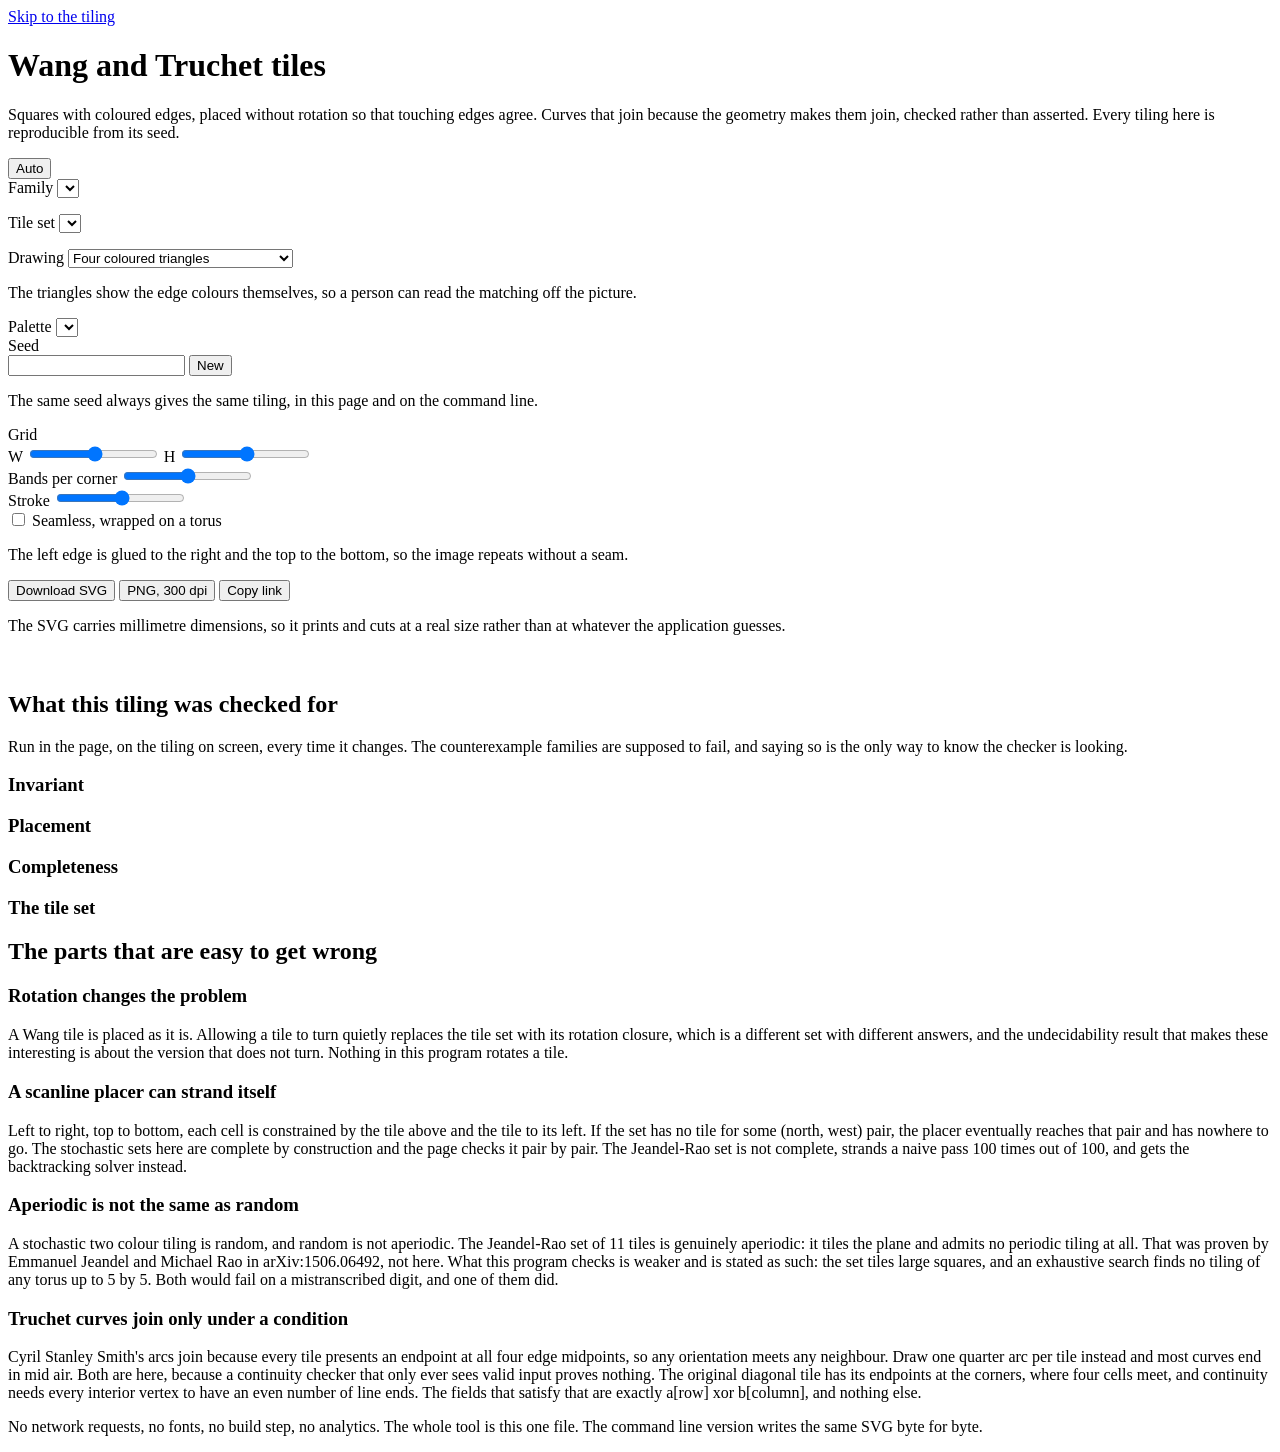
<file: web/template.html>
<!DOCTYPE html>
<html lang="en" data-theme="auto">
<head>
<meta charset="utf-8">
<meta name="viewport" content="width=device-width, initial-scale=1">
<title>Wang and Truchet tiles</title>
<meta name="description" content="An edge-matched Wang tile and Truchet curve generator that checks its own output. Self contained, no network, deterministic from a named seed.">
<style>
/*STYLE*/
</style>
</head>
<body>
<a class="skip" href="#plate">Skip to the tiling</a>

<header class="masthead">
  <div class="masthead-text">
    <h1>Wang and Truchet tiles</h1>
    <p class="standfirst">Squares with coloured edges, placed without rotation so that
    touching edges agree. Curves that join because the geometry makes them join, checked
    rather than asserted. Every tiling here is reproducible from its seed.</p>
  </div>
  <button id="theme-toggle" class="theme-toggle" type="button" aria-live="polite">
    <span id="theme-label">Auto</span>
  </button>
</header>

<main>
  <section class="controls" aria-label="Controls">
    <div class="control-grid">
      <div class="field">
        <label for="family">Family</label>
        <select id="family"></select>
        <p class="hint" id="family-note"></p>
      </div>

      <div class="field" id="set-field">
        <label for="set">Tile set</label>
        <select id="set"></select>
        <p class="hint" id="set-note"></p>
      </div>

      <div class="field" id="style-field">
        <label for="style">Drawing</label>
        <select id="style">
          <option value="triangles">Four coloured triangles</option>
          <option value="arcs">Smith arcs, one orientation per tile</option>
        </select>
        <p class="hint">The triangles show the edge colours themselves, so a person can read
        the matching off the picture.</p>
      </div>

      <div class="field">
        <label for="palette">Palette</label>
        <select id="palette"></select>
      </div>

      <div class="field">
        <label for="seed">Seed</label>
        <div class="row">
          <input id="seed" type="text" spellcheck="false" autocomplete="off">
          <button id="shuffle" type="button" class="ghost">New</button>
        </div>
        <p class="hint">The same seed always gives the same tiling, in this page and on the
        command line.</p>
      </div>

      <div class="field">
        <label for="width">Grid <span class="value" id="grid-value"></span></label>
        <div class="row">
          <span class="axis" aria-hidden="true">W</span>
          <input id="width" type="range" min="1" max="48" step="1" aria-label="Cells across">
          <span class="axis" aria-hidden="true">H</span>
          <input id="height" type="range" min="1" max="48" step="1" aria-label="Cells down">
        </div>
      </div>

      <div class="field" id="bands-field">
        <label for="bands">Bands per corner <span class="value" id="bands-value"></span></label>
        <input id="bands" type="range" min="1" max="7" step="1">
      </div>

      <div class="field" id="weight-field">
        <label for="weight">Stroke <span class="value" id="weight-value"></span></label>
        <input id="weight" type="range" min="2" max="45" step="1">
      </div>

      <div class="field checkbox">
        <label for="torus">
          <input id="torus" type="checkbox">
          <span>Seamless, wrapped on a torus</span>
        </label>
        <p class="hint">The left edge is glued to the right and the top to the bottom, so the
        image repeats without a seam.</p>
      </div>
    </div>

    <div class="actions">
      <button id="download-svg" type="button">Download SVG</button>
      <button id="download-png" type="button">PNG, 300 dpi</button>
      <button id="copy-link" type="button" class="ghost">Copy link</button>
    </div>
    <p class="hint" id="export-note">The SVG carries millimetre dimensions, so it prints and
    cuts at a real size rather than at whatever the application guesses.</p>
  </section>

  <section class="plate" id="plate" aria-label="The tiling">
    <div class="plate-frame">
      <canvas id="canvas" width="16" height="16"></canvas>
    </div>
    <p class="caption" id="caption"></p>
  </section>
</main>

<section class="readout" aria-label="What the generator checked">
  <div class="readout-head">
    <h2>What this tiling was checked for</h2>
    <p class="standfirst">Run in the page, on the tiling on screen, every time it changes.
    The counterexample families are supposed to fail, and saying so is the only way to know
    the checker is looking.</p>
  </div>
  <div class="cards">
    <article class="card" id="card-invariant">
      <h3>Invariant</h3>
      <p class="verdict" id="invariant-verdict"></p>
      <p class="detail" id="invariant-detail"></p>
    </article>
    <article class="card">
      <h3>Placement</h3>
      <p class="verdict" id="placement-verdict"></p>
      <p class="detail" id="placement-detail"></p>
    </article>
    <article class="card">
      <h3>Completeness</h3>
      <p class="verdict" id="completeness-verdict"></p>
      <p class="detail" id="completeness-detail"></p>
    </article>
  </div>
  <div class="inspector" id="inspector">
    <h3>The tile set</h3>
    <p class="detail" id="inspector-note"></p>
    <div class="tiles" id="tiles"></div>
  </div>
</section>

<section class="notes">
  <h2>The parts that are easy to get wrong</h2>
  <div class="note-grid">
    <article>
      <h3>Rotation changes the problem</h3>
      <p>A Wang tile is placed as it is. Allowing a tile to turn quietly replaces the tile set
      with its rotation closure, which is a different set with different answers, and the
      undecidability result that makes these interesting is about the version that does not
      turn. Nothing in this program rotates a tile.</p>
    </article>
    <article>
      <h3>A scanline placer can strand itself</h3>
      <p>Left to right, top to bottom, each cell is constrained by the tile above and the tile
      to its left. If the set has no tile for some (north, west) pair, the placer eventually
      reaches that pair and has nowhere to go. The stochastic sets here are complete by
      construction and the page checks it pair by pair. The Jeandel-Rao set is not complete,
      strands a naive pass 100 times out of 100, and gets the backtracking solver instead.</p>
    </article>
    <article>
      <h3>Aperiodic is not the same as random</h3>
      <p>A stochastic two colour tiling is random, and random is not aperiodic. The
      Jeandel-Rao set of 11 tiles is genuinely aperiodic: it tiles the plane and admits no
      periodic tiling at all. That was proven by Emmanuel Jeandel and Michael Rao in
      arXiv:1506.06492, not here. What this program checks is weaker and is stated as such:
      the set tiles large squares, and an exhaustive search finds no tiling of any torus up to
      5 by 5. Both would fail on a mistranscribed digit, and one of them did.</p>
    </article>
    <article>
      <h3>Truchet curves join only under a condition</h3>
      <p>Cyril Stanley Smith's arcs join because every tile presents an endpoint at all four
      edge midpoints, so any orientation meets any neighbour. Draw one quarter arc per tile
      instead and most curves end in mid air. Both are here, because a continuity checker that
      only ever sees valid input proves nothing. The original diagonal tile has its endpoints
      at the corners, where four cells meet, and continuity needs every interior vertex to
      have an even number of line ends. The fields that satisfy that are exactly
      a[row] xor b[column], and nothing else.</p>
    </article>
  </div>
  <p class="colophon">No network requests, no fonts, no build step, no analytics. The whole
  tool is this one file. The command line version writes the same SVG byte for byte.</p>
</section>

<script type="module">
/*APP*/
</script>
</body>
</html>
</file>
